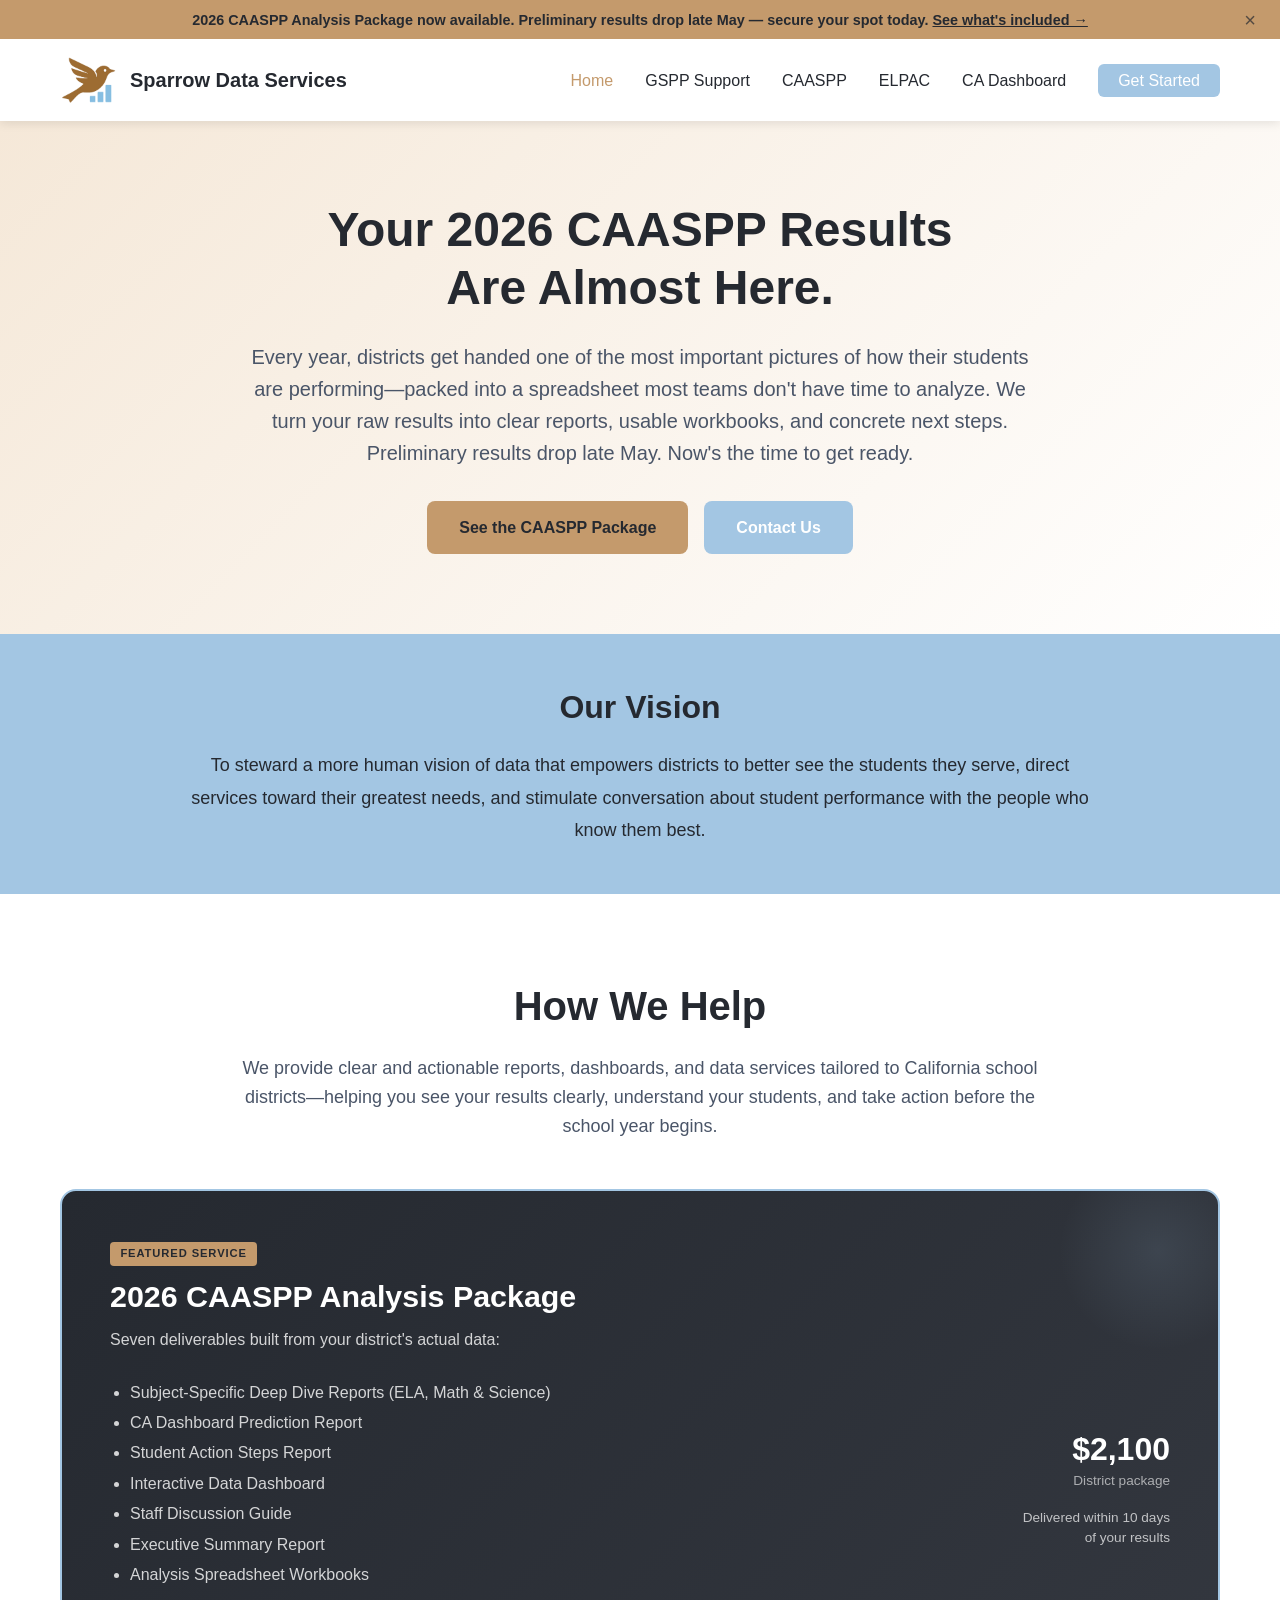
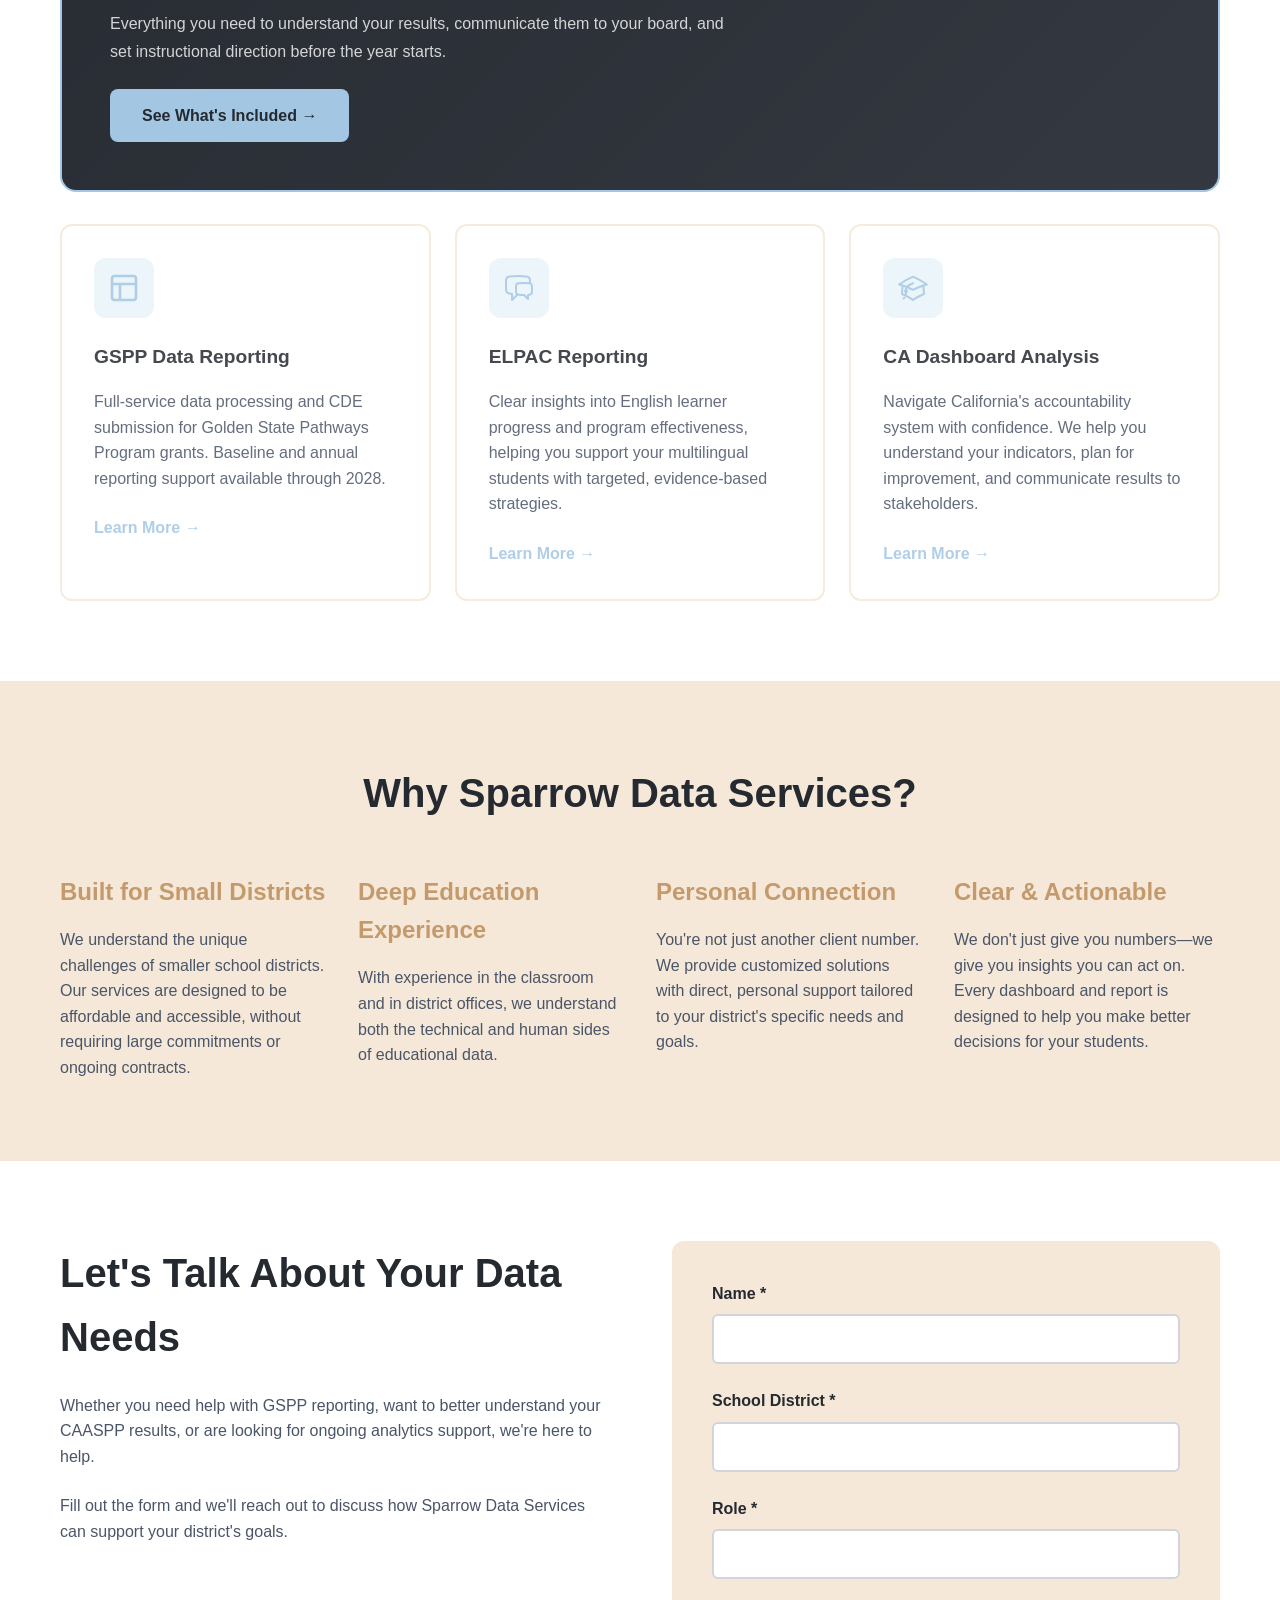
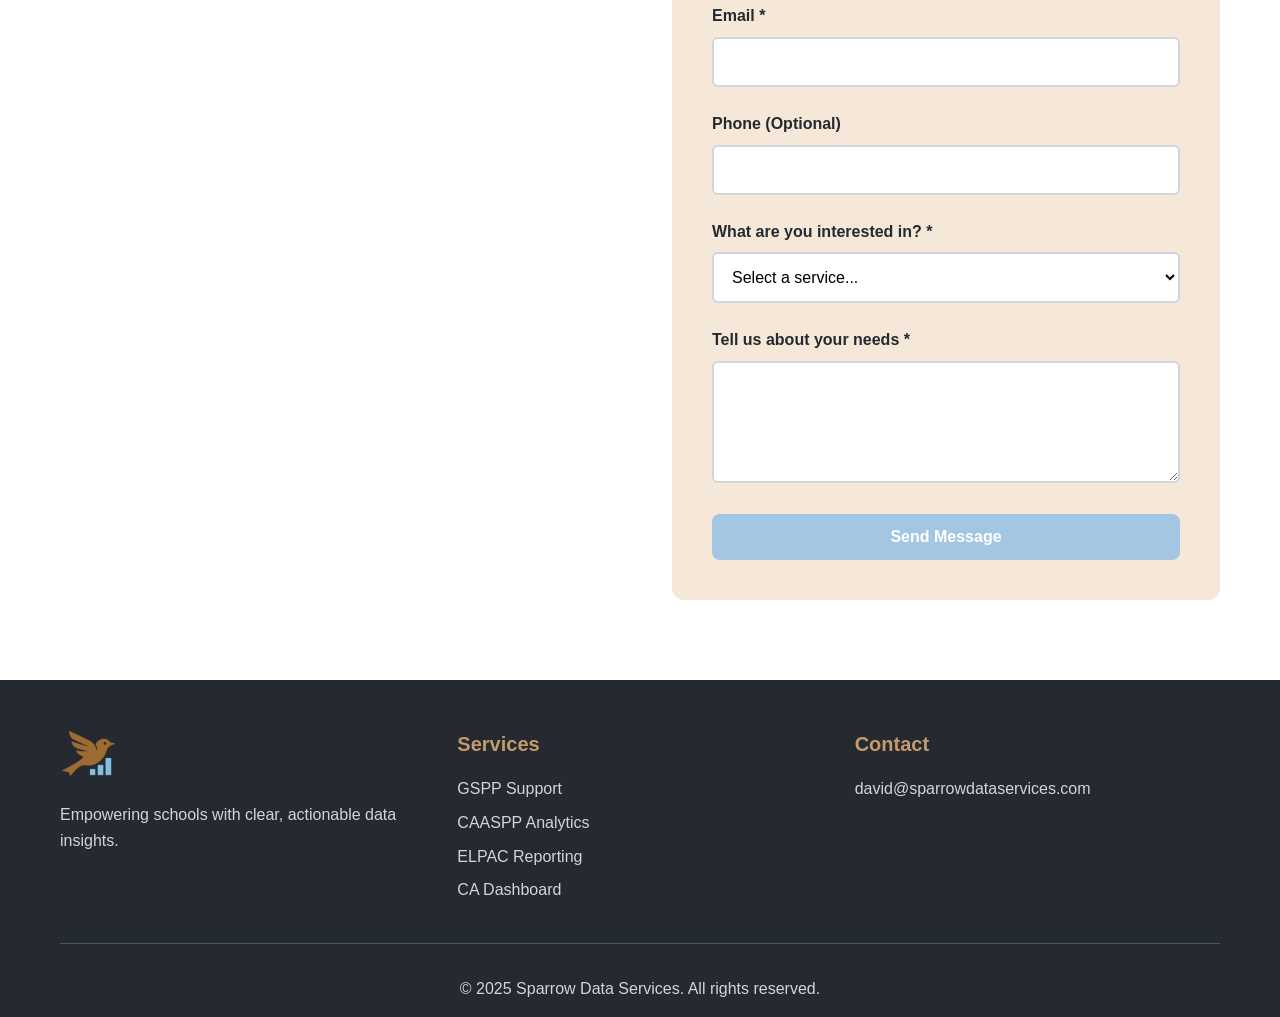
<file: index.html>
<!DOCTYPE html>
<html lang="en">
<head>
    <meta charset="UTF-8">
    <meta name="viewport" content="width=device-width, initial-scale=1.0">
    <title>Sparrow Data Services | Clear, Actionable Data Solutions for Schools</title>
    <meta name="description" content="Empowering California school districts with clear, actionable dashboards and reports for CAASPP, ELPAC, CA Dashboard, and more.">
    <link rel="icon" type="image/png" href="images/SDS_logo_transparent.png">
    <!-- Google tag (gtag.js) -->
    <script async src="https://www.googletagmanager.com/gtag/js?id=G-5SXX5XPLB7"></script>
    <script>
      window.dataLayer = window.dataLayer || [];
      function gtag(){dataLayer.push(arguments);}
      gtag('js', new Date());
      gtag('config', 'G-5SXX5XPLB7');
    </script>
    <link rel="stylesheet" href="styles.css">
    <style>
        /* ── Announcement Banner ── */
        #announcement-banner {
            background-color: var(--color-secondary);
            color: var(--color-dark);
            text-align: center;
            padding: 0.6rem 3rem;
            font-size: 0.9rem;
            font-weight: 600;
            position: sticky;
            top: 0;
            z-index: 1100;
            line-height: 1.4;
        }
        #announcement-banner a {
            color: var(--color-dark);
            text-decoration: underline;
            font-weight: 700;
        }
        #announcement-banner a:hover {
            opacity: 0.75;
        }
        #banner-close {
            position: absolute;
            right: 1rem;
            top: 50%;
            transform: translateY(-50%);
            background: none;
            border: none;
            font-size: 1.25rem;
            cursor: pointer;
            color: var(--color-dark);
            line-height: 1;
            opacity: 0.7;
            padding: 0.25rem 0.5rem;
        }
        #banner-close:hover { opacity: 1; }

        /* ── Featured CAASPP Card ── */
        .featured-service-card {
            background: linear-gradient(135deg, var(--color-dark) 0%, #343840 100%);
            border-radius: 16px;
            padding: 3rem;
            display: grid;
            grid-template-columns: 1fr auto;
            gap: 2rem;
            align-items: center;
            margin-bottom: 2rem;
            border: 2px solid var(--color-primary);
            position: relative;
            overflow: hidden;
        }
        .featured-service-card::before {
            content: '';
            position: absolute;
            top: -40px;
            right: -40px;
            width: 200px;
            height: 200px;
            background: radial-gradient(circle, rgba(163,198,227,0.12) 0%, transparent 70%);
            pointer-events: none;
        }
        .featured-badge {
            display: inline-block;
            background-color: var(--color-secondary);
            color: var(--color-dark);
            font-size: 0.7rem;
            font-weight: 700;
            letter-spacing: 0.08em;
            text-transform: uppercase;
            padding: 0.2rem 0.65rem;
            border-radius: 4px;
            margin-bottom: 0.75rem;
        }
        .featured-service-card h3 {
            font-size: 1.9rem;
            color: var(--color-white);
            margin-bottom: 0.75rem;
            line-height: 1.2;
        }
        .featured-service-card p {
            color: rgba(255,255,255,0.8);
            line-height: 1.7;
            margin-bottom: 1.5rem;
            max-width: 620px;
        }
        .featured-service-card .btn-primary {
            background-color: var(--color-primary);
            color: var(--color-dark);
            font-weight: 700;
        }
        .featured-service-card .btn-primary:hover {
            background-color: #8BB4D6;
        }
        .featured-service-meta {
            text-align: right;
            flex-shrink: 0;
        }
        .featured-service-meta .price {
            font-size: 2rem;
            font-weight: 700;
            color: var(--color-white);
            line-height: 1;
        }
        .featured-service-meta .price-note {
            color: rgba(255,255,255,0.6);
            font-size: 0.85rem;
            margin-top: 0.35rem;
        }
        .featured-service-meta .turnaround {
            margin-top: 1rem;
            color: rgba(255,255,255,0.7);
            font-size: 0.85rem;
            line-height: 1.5;
        }

        /* ── Supporting services row ── */
        .supporting-services-grid {
            display: grid;
            grid-template-columns: repeat(3, 1fr);
            gap: 1.5rem;
        }
        .supporting-services-grid .service-card {
            opacity: 0.85;
        }
        .supporting-services-grid .service-card h3 {
            font-size: 1.2rem;
        }

        @media (max-width: 900px) {
            .featured-service-card {
                grid-template-columns: 1fr;
            }
            .featured-service-meta {
                text-align: left;
            }
        }
        @media (max-width: 768px) {
            .supporting-services-grid {
                grid-template-columns: 1fr;
            }
            #announcement-banner {
                font-size: 0.8rem;
                padding: 0.6rem 2.5rem;
            }
        }
    </style>
</head>
<body>

    <!-- Announcement Banner -->
    <div id="announcement-banner" role="alert">
        2026 CAASPP Analysis Package now available. Preliminary results drop late May &mdash; secure your spot today.
        <a href="caaspp.html" data-cta="banner-caaspp-link">See what's included &rarr;</a>
        <button id="banner-close" aria-label="Dismiss announcement">&times;</button>
    </div>

    <!-- Navigation -->
    <nav class="navbar">
        <div class="container">
            <div class="nav-wrapper">
                <a href="index.html" class="logo">
                    <img src="images/SDS_logo_transparent.png" alt="Sparrow Data Services Logo">
                    <span>Sparrow Data Services</span>
                </a>
                <button class="mobile-menu-toggle" aria-label="Toggle menu">
                    <span></span>
                    <span></span>
                    <span></span>
                </button>
                <ul class="nav-menu">
                    <li><a href="index.html" class="active">Home</a></li>
                    <li><a href="gspp.html">GSPP Support</a></li>
                    <li><a href="caaspp.html">CAASPP</a></li>
                    <li><a href="elpac.html">ELPAC</a></li>
                    <li><a href="ca-dashboard.html">CA Dashboard</a></li>
                    <li><a href="#contact" class="btn-nav">Get Started</a></li>
                </ul>
            </div>
        </div>
    </nav>

    <!-- Hero Section -->
    <section class="hero">
        <div class="container">
            <div class="hero-content">
                <h1>Your 2026 CAASPP Results<br>Are Almost Here.</h1>
                <p class="hero-subtitle">Every year, districts get handed one of the most important pictures of how their students are performing&mdash;packed into a spreadsheet most teams don't have time to analyze. We turn your raw results into clear reports, usable workbooks, and concrete next steps. Preliminary results drop late May. Now's the time to get ready.</p>
                <div class="hero-buttons">
                    <a href="caaspp.html" class="btn btn-secondary" data-cta="hero-caaspp-package">See the CAASPP Package</a>
                    <a href="#contact" class="btn btn-primary" data-cta="hero-contact">Contact Us</a>
                </div>
            </div>
        </div>
    </section>

    <!-- Vision Section -->
    <section class="vision">
        <div class="container">
            <div class="vision-content">
                <h2>Our Vision</h2>
                <p>To steward a more human vision of data that empowers districts to better see the students they serve, direct services toward their greatest needs, and stimulate conversation about student performance with the people who know them best.</p>
            </div>
        </div>
    </section>

    <!-- Services Overview -->
    <section class="services">
        <div class="container">
            <h2>How We Help</h2>
            <p class="section-subtitle">We provide clear and actionable reports, dashboards, and data services tailored to California school districts&mdash;helping you see your results clearly, understand your students, and take action before the school year begins.</p>

            <!-- Featured: CAASPP -->
            <div class="featured-service-card" style="margin-top: 3rem;">
                <div>
                    <span class="featured-badge">Featured Service</span>
                    <h3>2026 CAASPP Analysis Package</h3>
                    <p>Seven deliverables built from your district's actual data:</p>
                    <ul style="color: rgba(255,255,255,0.8); line-height: 1.9; margin: 0.75rem 0 1.25rem 1.25rem;">
                        <li>Subject-Specific Deep Dive Reports (ELA, Math &amp; Science)</li>
                        <li>CA Dashboard Prediction Report</li>
                        <li>Student Action Steps Report</li>
                        <li>Interactive Data Dashboard</li>
                        <li>Staff Discussion Guide</li>
                        <li>Executive Summary Report</li>
                        <li>Analysis Spreadsheet Workbooks</li>
                    </ul>
                    <p>Everything you need to understand your results, communicate them to your board, and set instructional direction before the year starts.</p>
                    <a href="caaspp.html" class="btn btn-primary" data-cta="services-caaspp-featured">See What's Included &rarr;</a>
                </div>
                <div class="featured-service-meta">
                    <div class="price">$2,100</div>
                    <div class="price-note">District package</div>
                    <div class="turnaround">Delivered within 10 days<br>of your results</div>
                </div>
            </div>

            <!-- Supporting services -->
            <div class="supporting-services-grid">
                <div class="service-card">
                    <div class="service-icon">
                        <svg xmlns="http://www.w3.org/2000/svg" viewBox="0 0 24 24" fill="none" stroke="currentColor" stroke-width="2">
                            <rect x="3" y="3" width="18" height="18" rx="2"/>
                            <path d="M3 9h18M9 21V9"/>
                        </svg>
                    </div>
                    <h3>GSPP Data Reporting</h3>
                    <p>Full-service data processing and CDE submission for Golden State Pathways Program grants. Baseline and annual reporting support available through 2028.</p>
                    <a href="gspp.html" class="service-link" data-cta="services-gspp-link">Learn More &rarr;</a>
                </div>

                <div class="service-card">
                    <div class="service-icon">
                        <svg xmlns="http://www.w3.org/2000/svg" fill="none" viewBox="0 0 24 24" stroke-width="1.5" stroke="currentColor">
                            <path stroke-linecap="round" stroke-linejoin="round" d="M20.25 8.511c.884.284 1.5 1.128 1.5 2.097v4.286c0 1.136-.847 2.1-1.98 2.193-.34.027-.68.052-1.02.072v3.091l-3-3c-1.354 0-2.694-.055-4.02-.163a2.115 2.115 0 0 1-.825-.242m9.345-8.334a2.126 2.126 0 0 0-.476-.095 48.64 48.64 0 0 0-8.048 0c-1.131.094-1.976 1.057-1.976 2.192v4.286c0 .837.46 1.58 1.155 1.951m9.345-8.334V6.637c0-1.621-1.152-3.026-2.76-3.235A48.455 48.455 0 0 0 11.25 3c-2.115 0-4.198.137-6.24.402-1.608.209-2.76 1.614-2.76 3.235v6.226c0 1.621 1.152 3.026 2.76 3.235.577.075 1.157.14 1.74.194V21l4.155-4.155" />
                        </svg>
                    </div>
                    <h3>ELPAC Reporting</h3>
                    <p>Clear insights into English learner progress and program effectiveness, helping you support your multilingual students with targeted, evidence-based strategies.</p>
                    <a href="elpac.html" class="service-link" data-cta="services-elpac-link">Learn More &rarr;</a>
                </div>

                <div class="service-card">
                    <div class="service-icon">
                        <svg xmlns="http://www.w3.org/2000/svg" fill="none" viewBox="0 0 24 24" stroke-width="1.5" stroke="currentColor">
                            <path stroke-linecap="round" stroke-linejoin="round" d="M4.26 10.147a60.438 60.438 0 0 0-.491 6.347A48.62 48.62 0 0 1 12 20.904a48.62 48.62 0 0 1 8.232-4.41 60.46 60.46 0 0 0-.491-6.347m-15.482 0a50.636 50.636 0 0 0-2.658-.813A59.906 59.906 0 0 1 12 3.493a59.903 59.903 0 0 1 10.399 5.84c-.896.248-1.783.52-2.658.814m-15.482 0A50.717 50.717 0 0 1 12 13.489a50.702 50.702 0 0 1 7.74-3.342M6.75 15a.75.75 0 1 0 0-1.5.75.75 0 0 0 0 1.5Zm0 0v-3.675A55.378 55.378 0 0 1 12 8.443m-7.007 11.55A5.981 5.981 0 0 0 6.75 15.75v-1.5" />
                        </svg>
                    </div>
                    <h3>CA Dashboard Analysis</h3>
                    <p>Navigate California's accountability system with confidence. We help you understand your indicators, plan for improvement, and communicate results to stakeholders.</p>
                    <a href="ca-dashboard.html" class="service-link" data-cta="services-cadashboard-link">Learn More &rarr;</a>
                </div>
            </div>
        </div>
    </section>

    <!-- Why Choose Us -->
    <section class="why-choose">
        <div class="container">
            <h2>Why Sparrow Data Services?</h2>
            <div class="why-grid">
                <div class="why-item">
                    <h3>Built for Small Districts</h3>
                    <p>We understand the unique challenges of smaller school districts. Our services are designed to be affordable and accessible, without requiring large commitments or ongoing contracts.</p>
                </div>
                <div class="why-item">
                    <h3>Deep Education Experience</h3>
                    <p>With experience in the classroom and in district offices, we understand both the technical and human sides of educational data.</p>
                </div>
                <div class="why-item">
                    <h3>Personal Connection</h3>
                    <p>You're not just another client number. We provide customized solutions with direct, personal support tailored to your district's specific needs and goals.</p>
                </div>
                <div class="why-item">
                    <h3>Clear &amp; Actionable</h3>
                    <p>We don't just give you numbers&mdash;we give you insights you can act on. Every dashboard and report is designed to help you make better decisions for your students.</p>
                </div>
            </div>
        </div>
    </section>

    <!-- Contact Section -->
    <section id="contact" class="contact">
        <div class="container">
            <div class="contact-wrapper">
                <div class="contact-info">
                    <h2>Let's Talk About Your Data Needs</h2>
                    <p>Whether you need help with GSPP reporting, want to better understand your CAASPP results, or are looking for ongoing analytics support, we're here to help.</p>
                    <p>Fill out the form and we'll reach out to discuss how Sparrow Data Services can support your district's goals.</p>

                </div>

                <div class="contact-form-wrapper">
                    <form class="contact-form" id="contactForm">
                        <div class="form-group">
                            <label for="name">Name *</label>
                            <input type="text" id="name" name="name" required>
                        </div>

                        <div class="form-group">
                            <label for="district">School District *</label>
                            <input type="text" id="district" name="district" required>
                        </div>

                        <div class="form-group">
                            <label for="role">Role *</label>
                            <input type="text" id="role" name="role" required>
                        </div>

                        <div class="form-group">
                            <label for="email">Email *</label>
                            <input type="email" id="email" name="email" required>
                        </div>

                        <div class="form-group">
                            <label for="phone">Phone (Optional)</label>
                            <input type="tel" id="phone" name="phone">
                        </div>

                        <div class="form-group">
                            <label for="service">What are you interested in? *</label>
                            <select id="service" name="service" required>
                                <option value="">Select a service...</option>
                                <option value="gspp">GSPP Data Processing & Reporting</option>
                                <option value="caaspp">CAASPP Analytics & Dashboards</option>
                                <option value="elpac">ELPAC Reporting</option>
                                <option value="ca-dashboard">CA Dashboard Analysis</option>
                                <option value="other">Other / Not Sure</option>
                            </select>
                        </div>

                        <div class="form-group">
                            <label for="message">Tell us about your needs *</label>
                            <textarea id="message" name="message" rows="5" required></textarea>
                        </div>

                        <button type="submit" class="btn btn-primary">Send Message</button>
                    </form>
                </div>
            </div>
        </div>
    </section>

    <!-- Footer -->
    <footer class="footer">
        <div class="container">
            <div class="footer-content">
                <div class="footer-section">
                    <img src="images/SDS_logo_transparent.png" alt="Sparrow Data Services" class="footer-logo">
                    <p>Empowering schools with clear, actionable data insights.</p>
                </div>
                <div class="footer-section">
                    <h4>Services</h4>
                    <ul>
                        <li><a href="gspp.html">GSPP Support</a></li>
                        <li><a href="caaspp.html">CAASPP Analytics</a></li>
                        <li><a href="elpac.html">ELPAC Reporting</a></li>
                        <li><a href="ca-dashboard.html">CA Dashboard</a></li>
                    </ul>
                </div>
                <div class="footer-section">

                    <h4>Contact</h4>
                    <p>david@sparrowdataservices.com</p>
                </div>
            </div>
            <div class="footer-bottom">
                <p>&copy; 2025 Sparrow Data Services. All rights reserved.</p>
            </div>
        </div>
    </footer>

    <script src="script.js"></script>
    <script>
        // Banner dismiss
        document.getElementById('banner-close').addEventListener('click', function() {
            document.getElementById('announcement-banner').style.display = 'none';
            sessionStorage.setItem('bannerDismissed', 'true');
        });
        // Keep dismissed state within session
        if (sessionStorage.getItem('bannerDismissed') === 'true') {
            document.getElementById('announcement-banner').style.display = 'none';
        }

        // GA4 CTA click tracking
        document.querySelectorAll('[data-cta]').forEach(el => {
            el.addEventListener('click', function() {
                if (typeof gtag !== 'undefined') {
                    gtag('event', 'cta_click', {
                        cta_id: this.dataset.cta,
                        cta_text: this.textContent.trim(),
                        page_location: window.location.href
                    });
                }
            });
        });
    </script>
</body>
</html>
</file>
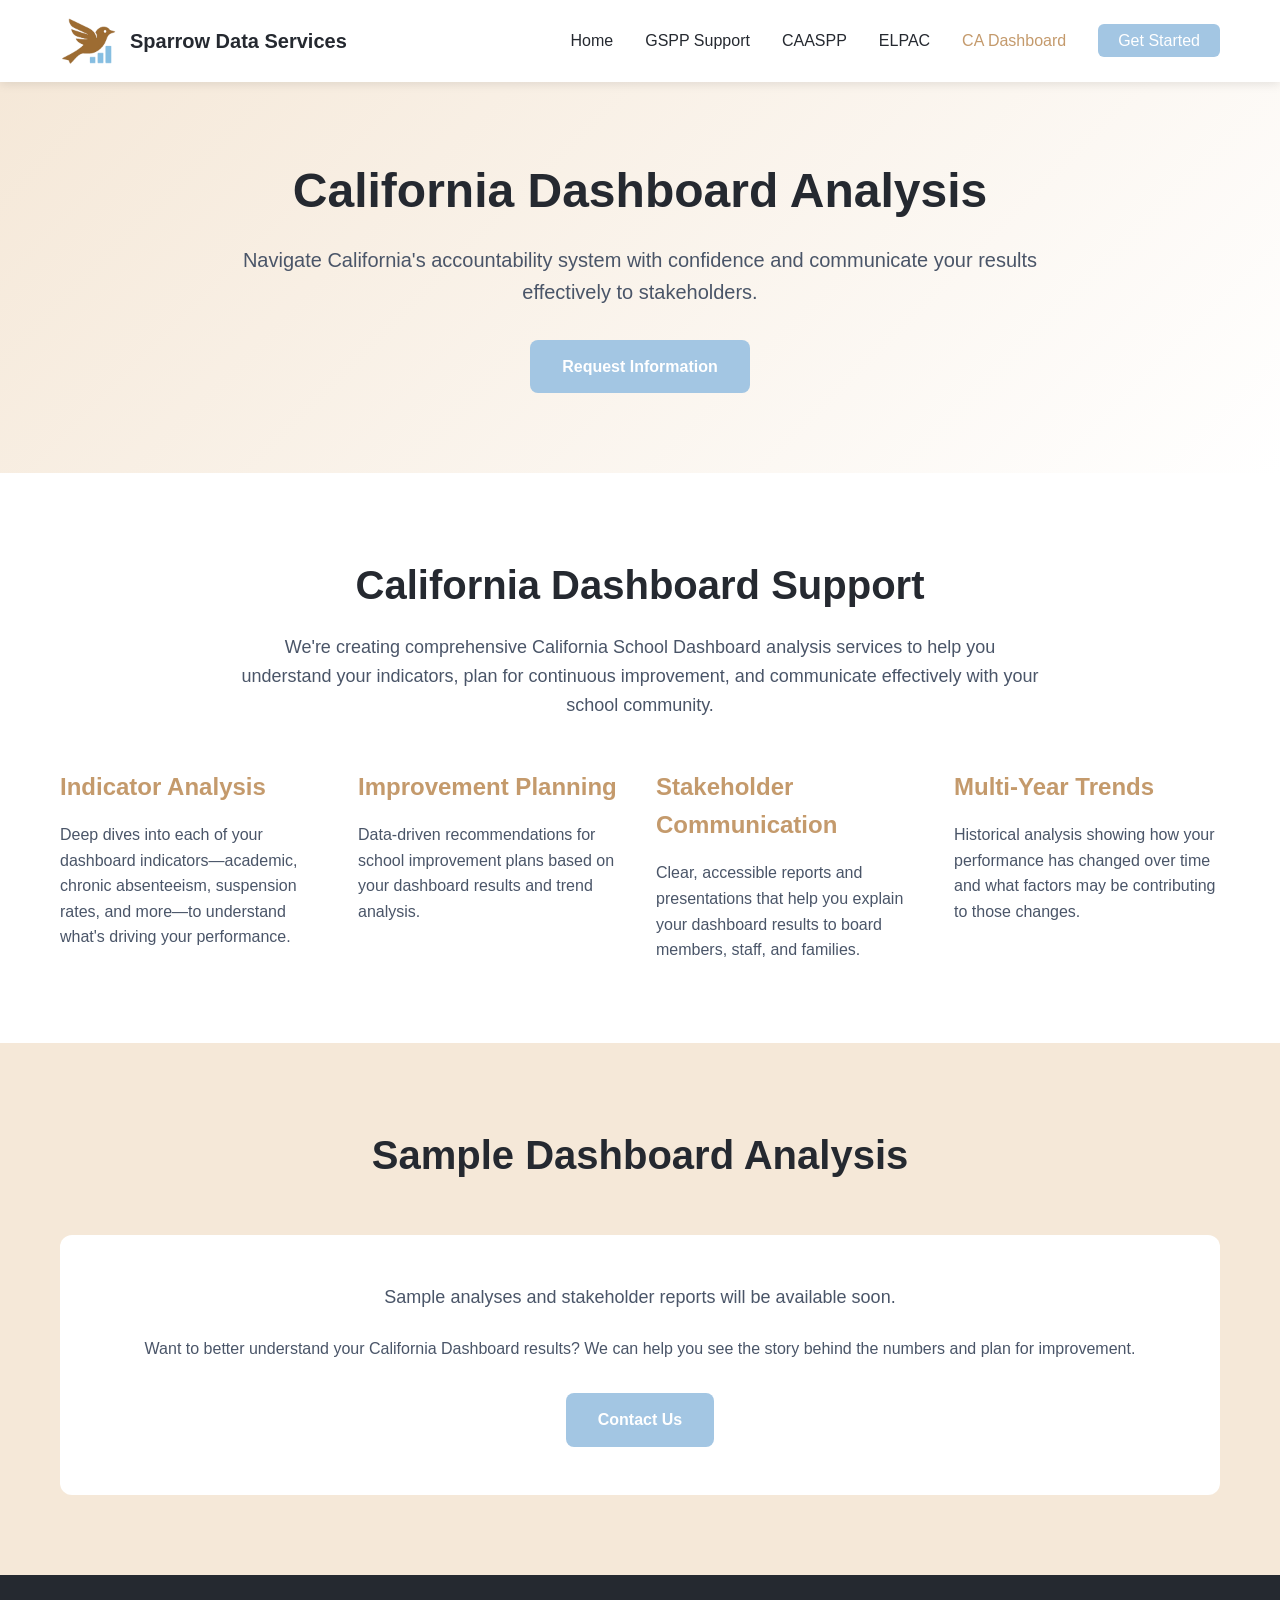
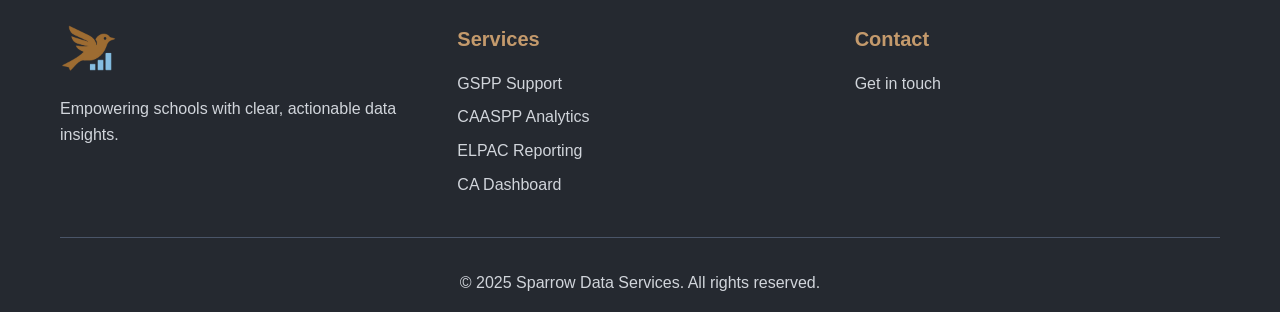
<file: ca-dashboard.html>
<!DOCTYPE html>
<html lang="en">
<head>
    <meta charset="UTF-8">
    <meta name="viewport" content="width=device-width, initial-scale=1.0">
    <title>CA Dashboard Analysis | Sparrow Data Services</title>
    <meta name="description" content="California School Dashboard analysis and reporting support for school districts.">
    <link rel="icon" type="image/png" href="images/SDS_logo_transparent.png">
    <!-- Google tag (gtag.js) -->
    <script async src="https://www.googletagmanager.com/gtag/js?id=G-5SXX5XPLB7"></script>
    <script>
      window.dataLayer = window.dataLayer || [];
      function gtag(){dataLayer.push(arguments);}
      gtag('js', new Date());
      gtag('config', 'G-5SXX5XPLB7');
    </script>
    <link rel="stylesheet" href="styles.css">
</head>
<body>
    <!-- Navigation -->
    <nav class="navbar">
        <div class="container">
            <div class="nav-wrapper">
                <a href="index.html" class="logo">
                    <img src="images/SDS_logo_transparent.png" alt="Sparrow Data Services Logo">
                    <span>Sparrow Data Services</span>
                </a>
                <button class="mobile-menu-toggle" aria-label="Toggle menu">
                    <span></span>
                    <span></span>
                    <span></span>
                </button>
                <ul class="nav-menu">
                    <li><a href="index.html">Home</a></li>
                    <li><a href="gspp.html">GSPP Support</a></li>
                    <li><a href="caaspp.html">CAASPP</a></li>
                    <li><a href="elpac.html">ELPAC</a></li>
                    <li><a href="ca-dashboard.html" class="active">CA Dashboard</a></li>
                    <li><a href="index.html#contact" class="btn-nav">Get Started</a></li>
                </ul>
            </div>
        </div>
    </nav>

    <!-- Hero Section -->
    <section class="hero">
        <div class="container">
            <div class="hero-content">
                <h1>California Dashboard Analysis</h1>
                <p class="hero-subtitle">Navigate California's accountability system with confidence and communicate your results effectively to stakeholders.</p>
                <div class="hero-buttons">
                    <a href="index.html#contact" class="btn btn-primary">Request Information</a>
                </div>
            </div>
        </div>
    </section>

    <!-- Coming Soon Section -->
    <section class="services">
        <div class="container">
            <h2>California Dashboard Support</h2>
            <p class="section-subtitle">We're creating comprehensive California School Dashboard analysis services to help you understand your indicators, plan for continuous improvement, and communicate effectively with your school community.</p>
            
            <div class="why-grid" style="margin-top: 3rem;">
                <div class="why-item">
                    <h3>Indicator Analysis</h3>
                    <p>Deep dives into each of your dashboard indicators—academic, chronic absenteeism, suspension rates, and more—to understand what's driving your performance.</p>
                </div>
                <div class="why-item">
                    <h3>Improvement Planning</h3>
                    <p>Data-driven recommendations for school improvement plans based on your dashboard results and trend analysis.</p>
                </div>
                <div class="why-item">
                    <h3>Stakeholder Communication</h3>
                    <p>Clear, accessible reports and presentations that help you explain your dashboard results to board members, staff, and families.</p>
                </div>
                <div class="why-item">
                    <h3>Multi-Year Trends</h3>
                    <p>Historical analysis showing how your performance has changed over time and what factors may be contributing to those changes.</p>
                </div>
            </div>
        </div>
    </section>

    <!-- Sample Placeholder -->
    <section class="why-choose">
        <div class="container">
            <h2>Sample Dashboard Analysis</h2>
            <div style="background-color: white; padding: 3rem; border-radius: 12px; margin-top: 2rem; text-align: center;">
                <p style="color: #4A5568; font-size: 1.125rem; margin-bottom: 1.5rem;">Sample analyses and stakeholder reports will be available soon.</p>
                <p style="color: #4A5568;">Want to better understand your California Dashboard results? We can help you see the story behind the numbers and plan for improvement.</p>
                <a href="index.html#contact" class="btn btn-primary" style="margin-top: 2rem;">Contact Us</a>
            </div>
        </div>
    </section>

    <!-- Footer -->
    <footer class="footer">
        <div class="container">
            <div class="footer-content">
                <div class="footer-section">
                    <img src="images/SDS_logo_transparent.png" alt="Sparrow Data Services" class="footer-logo">
                    <p>Empowering schools with clear, actionable data insights.</p>
                </div>
                <div class="footer-section">
                    <h4>Services</h4>
                    <ul>
                        <li><a href="gspp.html">GSPP Support</a></li>
                        <li><a href="caaspp.html">CAASPP Analytics</a></li>
                        <li><a href="elpac.html">ELPAC Reporting</a></li>
                        <li><a href="ca-dashboard.html">CA Dashboard</a></li>
                    </ul>
                </div>
                <div class="footer-section">
                    <h4>Contact</h4>
                    <p><a href="index.html#contact">Get in touch</a></p>
                </div>
            </div>
            <div class="footer-bottom">
                <p>&copy; 2025 Sparrow Data Services. All rights reserved.</p>
            </div>
        </div>
    </footer>

    <script src="script.js"></script>
</body>
</html>
</file>
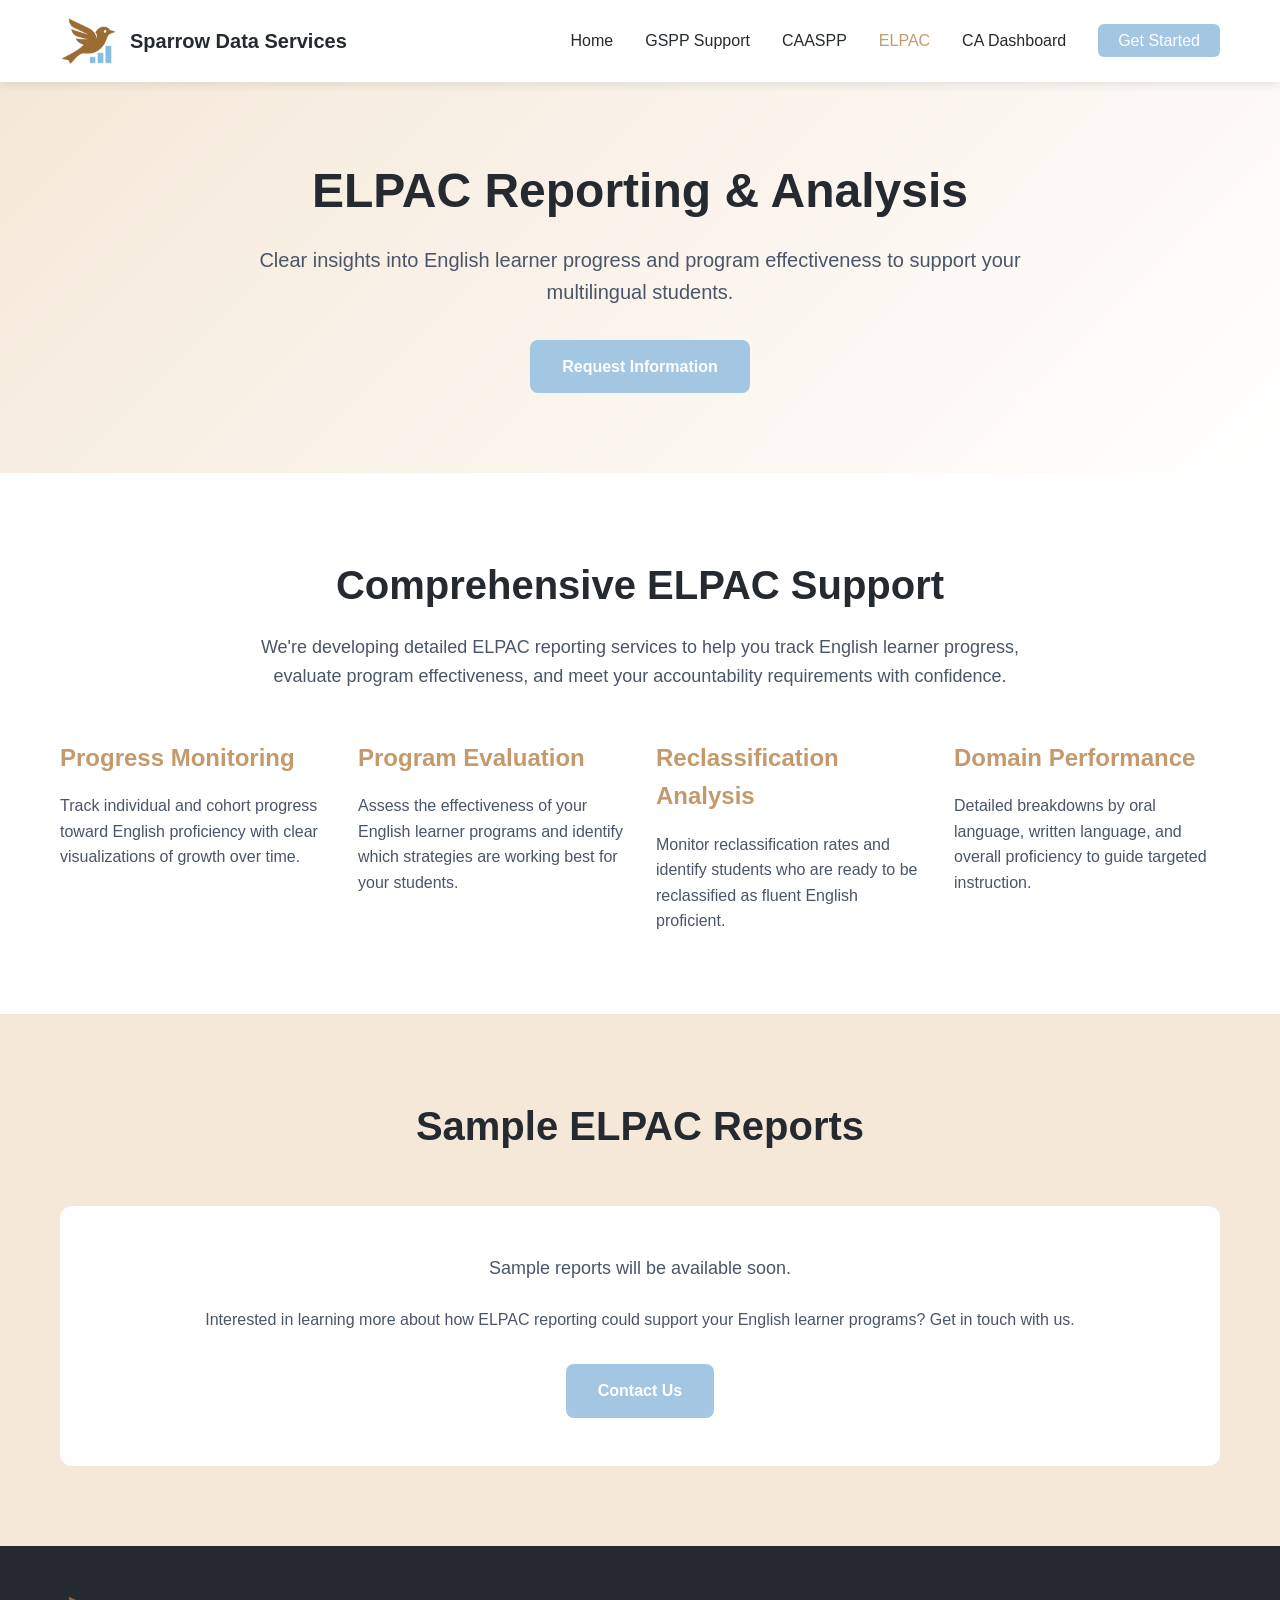
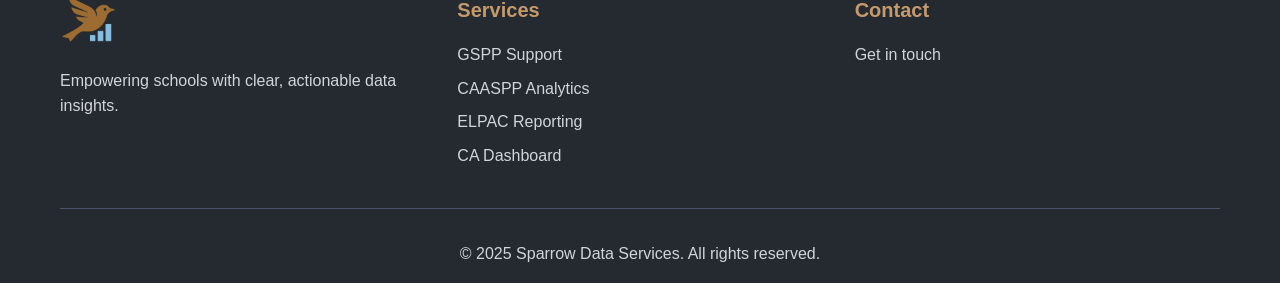
<file: elpac.html>
<!DOCTYPE html>
<html lang="en">
<head>
    <meta charset="UTF-8">
    <meta name="viewport" content="width=device-width, initial-scale=1.0">
    <title>ELPAC Reporting | Sparrow Data Services</title>
    <meta name="description" content="English Learner Progress Analysis and reporting services for California school districts.">
    <link rel="icon" type="image/png" href="images/SDS_logo_transparent.png">
    <!-- Google tag (gtag.js) -->
    <script async src="https://www.googletagmanager.com/gtag/js?id=G-5SXX5XPLB7"></script>
    <script>
      window.dataLayer = window.dataLayer || [];
      function gtag(){dataLayer.push(arguments);}
      gtag('js', new Date());
      gtag('config', 'G-5SXX5XPLB7');
    </script>
    <link rel="stylesheet" href="styles.css">
</head>
<body>
    <!-- Navigation -->
    <nav class="navbar">
        <div class="container">
            <div class="nav-wrapper">
                <a href="index.html" class="logo">
                    <img src="images/SDS_logo_transparent.png" alt="Sparrow Data Services Logo">
                    <span>Sparrow Data Services</span>
                </a>
                <button class="mobile-menu-toggle" aria-label="Toggle menu">
                    <span></span>
                    <span></span>
                    <span></span>
                </button>
                <ul class="nav-menu">
                    <li><a href="index.html">Home</a></li>
                    <li><a href="gspp.html">GSPP Support</a></li>
                    <li><a href="caaspp.html">CAASPP</a></li>
                    <li><a href="elpac.html" class="active">ELPAC</a></li>
                    <li><a href="ca-dashboard.html">CA Dashboard</a></li>
                    <li><a href="index.html#contact" class="btn-nav">Get Started</a></li>
                </ul>
            </div>
        </div>
    </nav>

    <!-- Hero Section -->
    <section class="hero">
        <div class="container">
            <div class="hero-content">
                <h1>ELPAC Reporting & Analysis</h1>
                <p class="hero-subtitle">Clear insights into English learner progress and program effectiveness to support your multilingual students.</p>
                <div class="hero-buttons">
                    <a href="index.html#contact" class="btn btn-primary">Request Information</a>
                </div>
            </div>
        </div>
    </section>

    <!-- Coming Soon Section -->
    <section class="services">
        <div class="container">
            <h2>Comprehensive ELPAC Support</h2>
            <p class="section-subtitle">We're developing detailed ELPAC reporting services to help you track English learner progress, evaluate program effectiveness, and meet your accountability requirements with confidence.</p>
            
            <div class="why-grid" style="margin-top: 3rem;">
                <div class="why-item">
                    <h3>Progress Monitoring</h3>
                    <p>Track individual and cohort progress toward English proficiency with clear visualizations of growth over time.</p>
                </div>
                <div class="why-item">
                    <h3>Program Evaluation</h3>
                    <p>Assess the effectiveness of your English learner programs and identify which strategies are working best for your students.</p>
                </div>
                <div class="why-item">
                    <h3>Reclassification Analysis</h3>
                    <p>Monitor reclassification rates and identify students who are ready to be reclassified as fluent English proficient.</p>
                </div>
                <div class="why-item">
                    <h3>Domain Performance</h3>
                    <p>Detailed breakdowns by oral language, written language, and overall proficiency to guide targeted instruction.</p>
                </div>
            </div>
        </div>
    </section>

    <!-- Sample Placeholder -->
    <section class="why-choose">
        <div class="container">
            <h2>Sample ELPAC Reports</h2>
            <div style="background-color: white; padding: 3rem; border-radius: 12px; margin-top: 2rem; text-align: center;">
                <p style="color: #4A5568; font-size: 1.125rem; margin-bottom: 1.5rem;">Sample reports will be available soon.</p>
                <p style="color: #4A5568;">Interested in learning more about how ELPAC reporting could support your English learner programs? Get in touch with us.</p>
                <a href="index.html#contact" class="btn btn-primary" style="margin-top: 2rem;">Contact Us</a>
            </div>
        </div>
    </section>

    <!-- Footer -->
    <footer class="footer">
        <div class="container">
            <div class="footer-content">
                <div class="footer-section">
                    <img src="images/SDS_logo_transparent.png" alt="Sparrow Data Services" class="footer-logo">
                    <p>Empowering schools with clear, actionable data insights.</p>
                </div>
                <div class="footer-section">
                    <h4>Services</h4>
                    <ul>
                        <li><a href="gspp.html">GSPP Support</a></li>
                        <li><a href="caaspp.html">CAASPP Analytics</a></li>
                        <li><a href="elpac.html">ELPAC Reporting</a></li>
                        <li><a href="ca-dashboard.html">CA Dashboard</a></li>
                    </ul>
                </div>
                <div class="footer-section">
                    <h4>Contact</h4>
                    <p><a href="index.html#contact">Get in touch</a></p>
                </div>
            </div>
            <div class="footer-bottom">
                <p>&copy; 2025 Sparrow Data Services. All rights reserved.</p>
            </div>
        </div>
    </footer>

    <script src="script.js"></script>
</body>
</html>
</file>
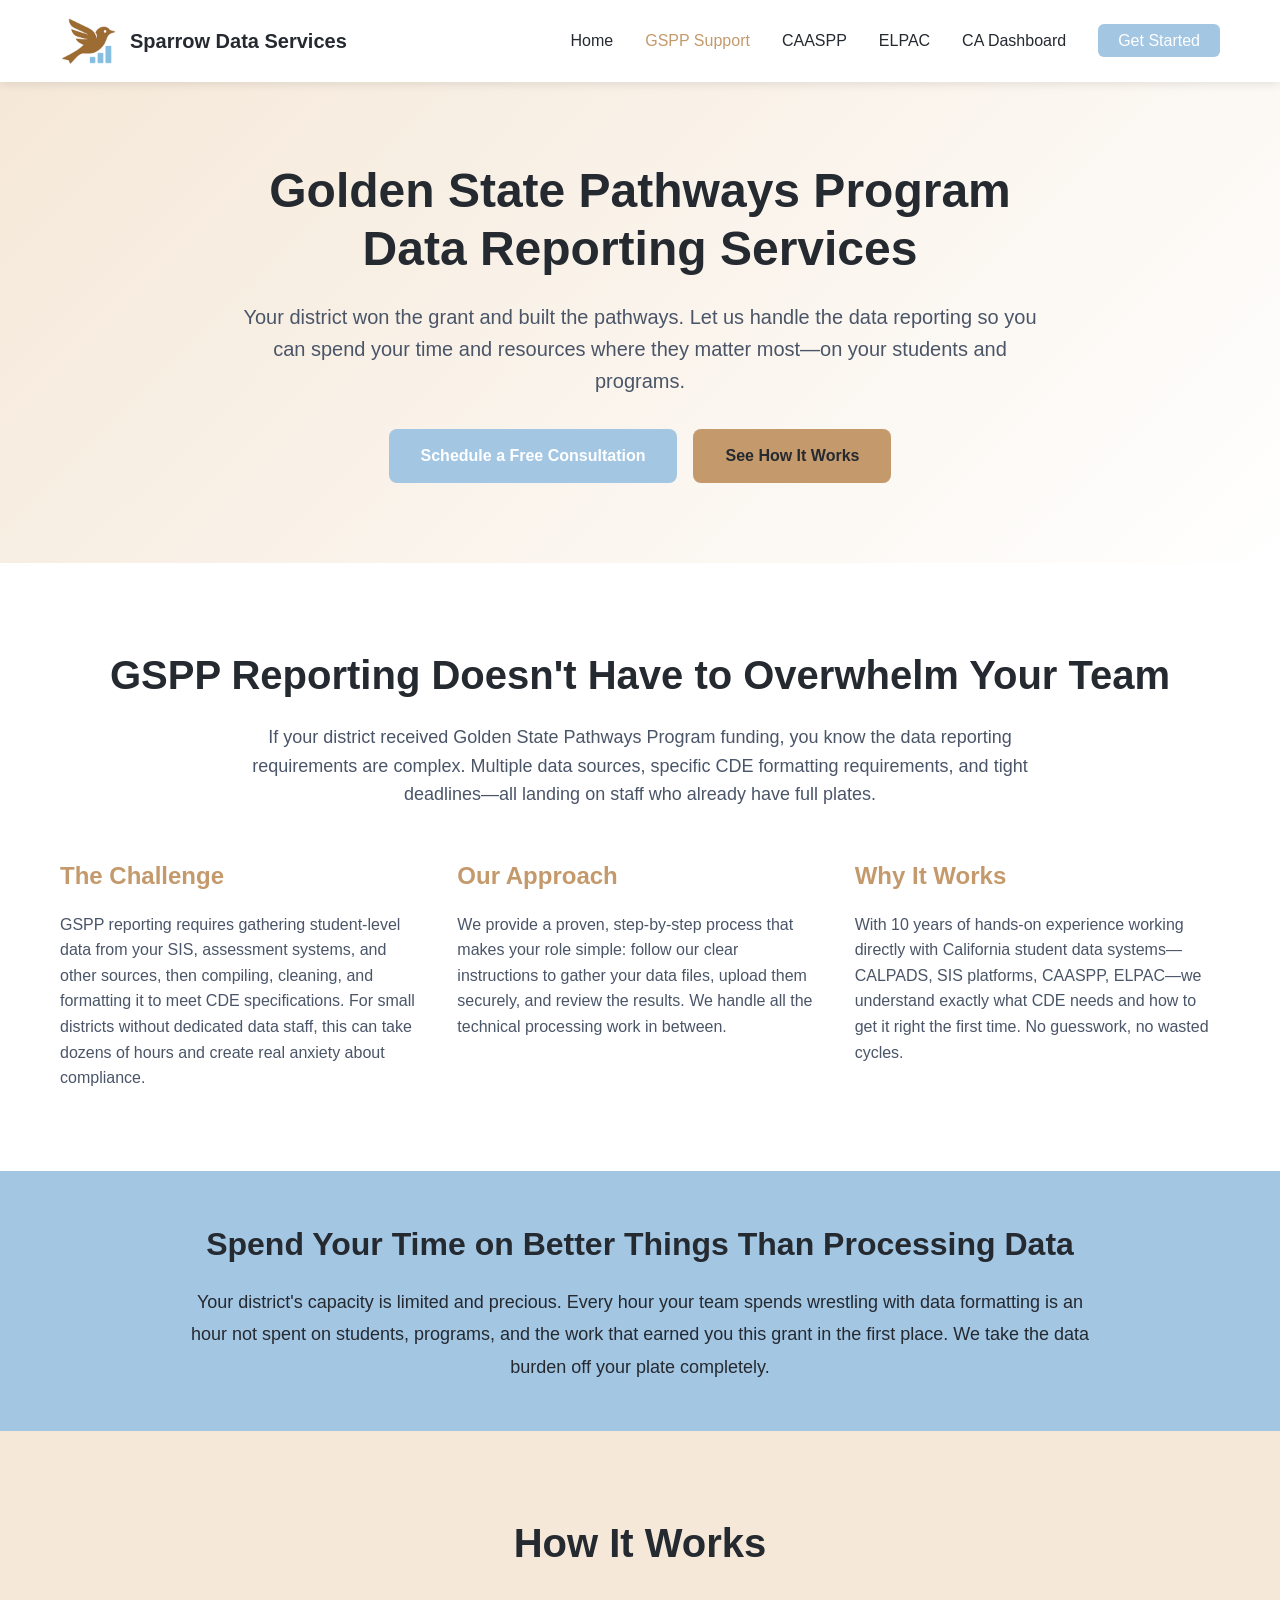
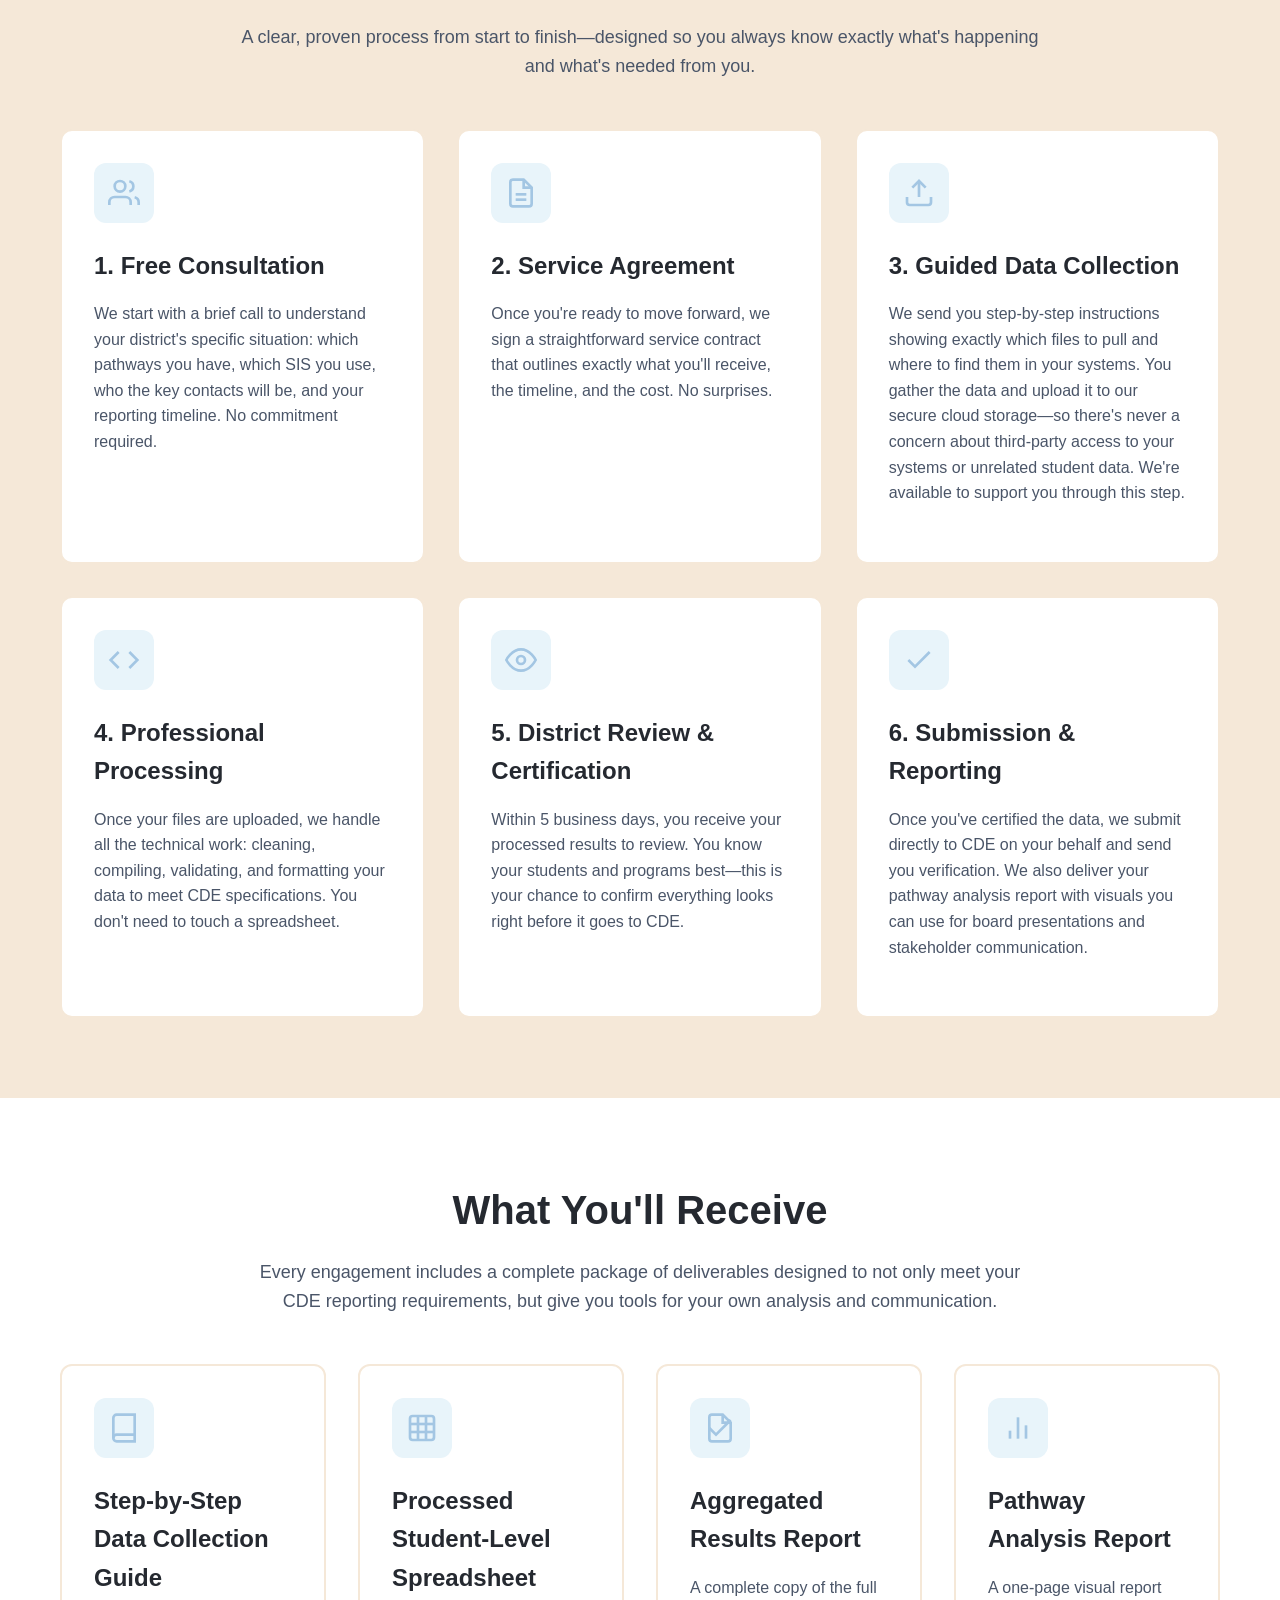
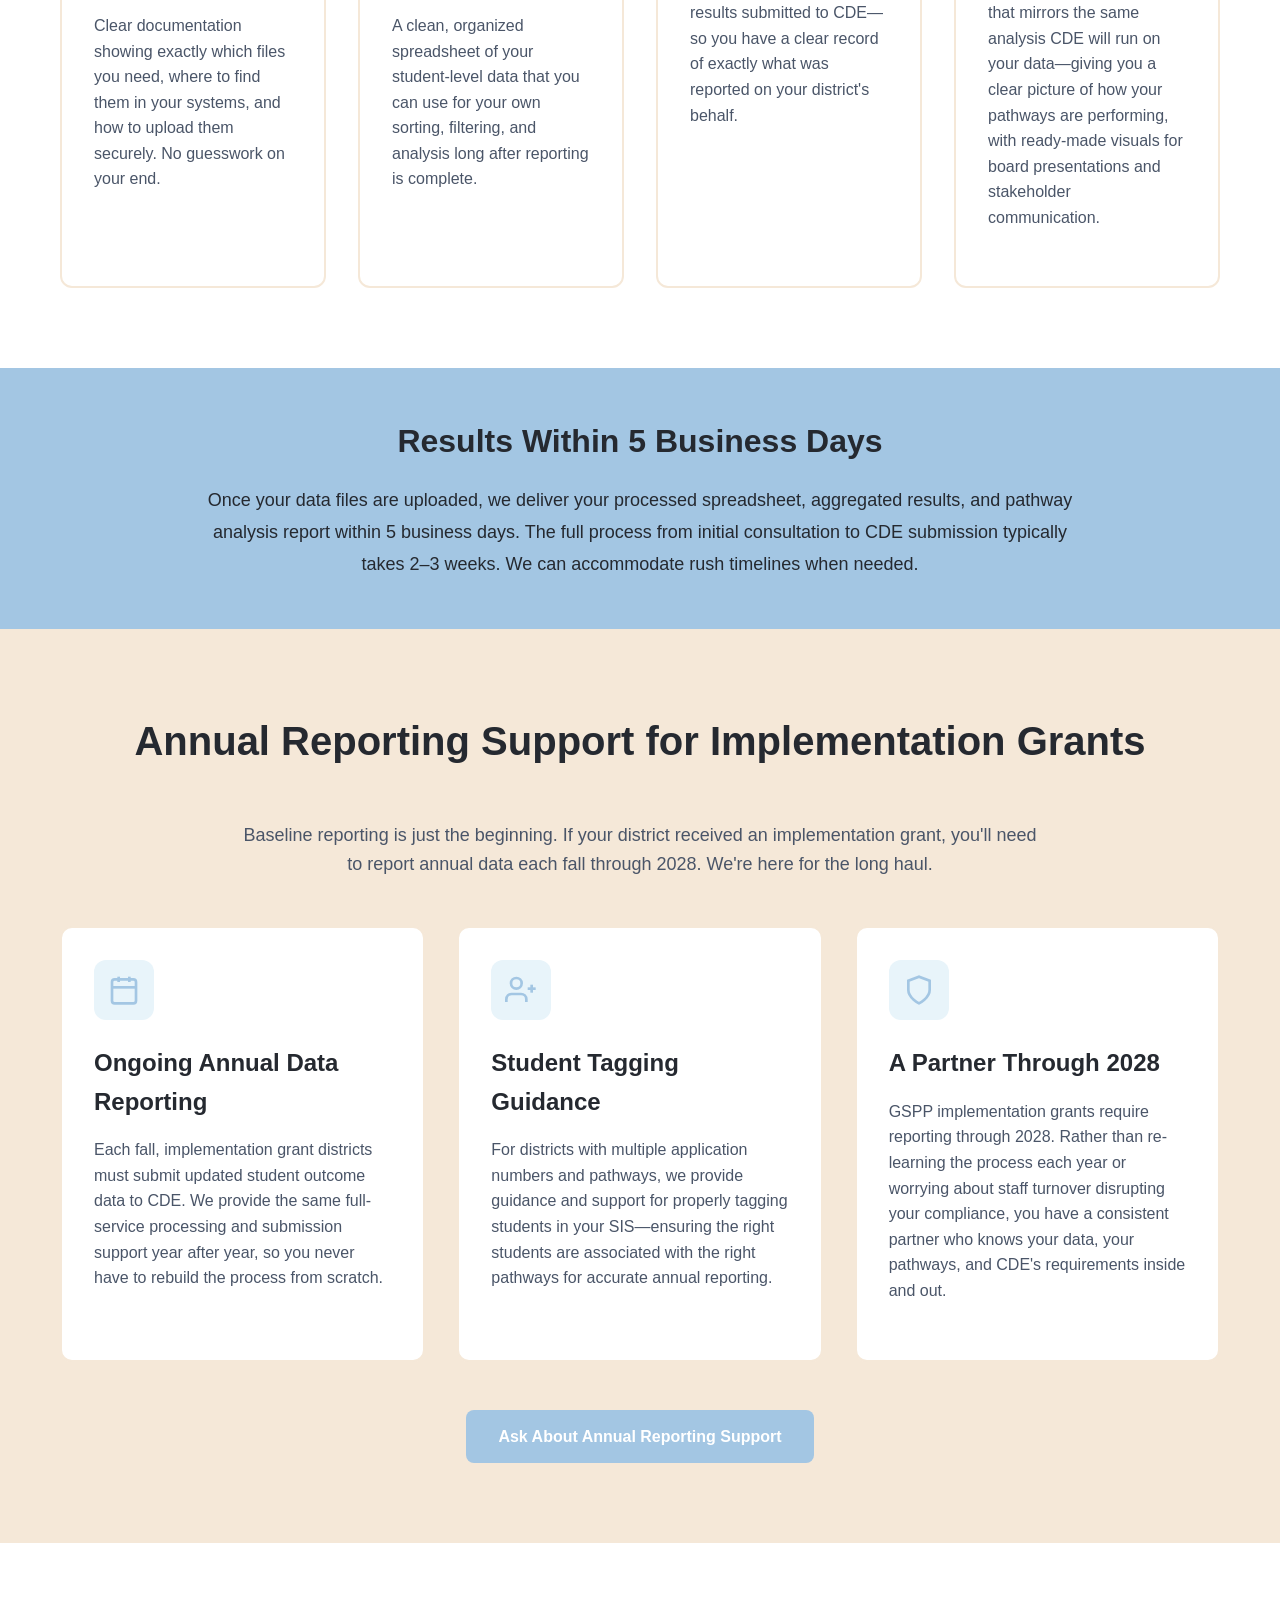
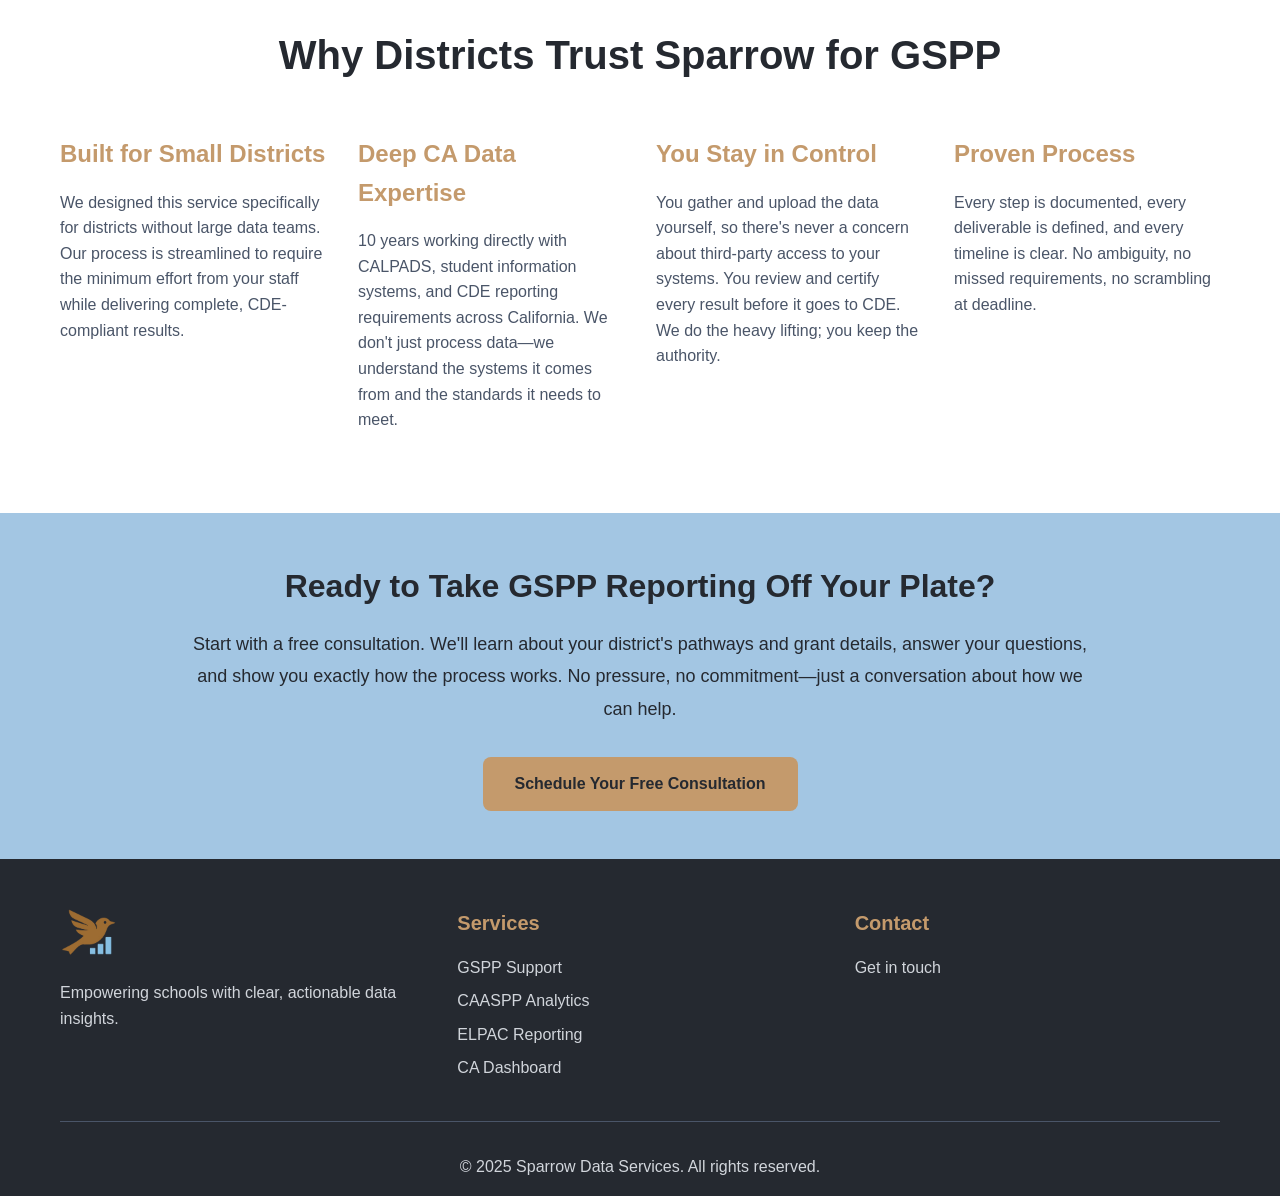
<file: gspp.html>
<!DOCTYPE html>
<html lang="en">
<head>
    <meta charset="UTF-8">
    <meta name="viewport" content="width=device-width, initial-scale=1.0">
    <title>GSPP Data Support | Sparrow Data Services</title>
    <meta name="description" content="Expert Golden State Pathways Program data processing and reporting support for California school districts. Full-service GSPP baseline and annual reporting.">
    <link rel="icon" type="image/png" href="images/SDS_logo_transparent.png">
    <!-- Google tag (gtag.js) -->
    <script async src="https://www.googletagmanager.com/gtag/js?id=G-5SXX5XPLB7"></script>
    <script>
      window.dataLayer = window.dataLayer || [];
      function gtag(){dataLayer.push(arguments);}
      gtag('js', new Date());
      gtag('config', 'G-5SXX5XPLB7');
    </script>
    <link rel="stylesheet" href="styles.css">
    <style>
        .deliverables-grid {
            grid-template-columns: repeat(4, 1fr) !important;
        }
        @media (max-width: 1024px) {
            .deliverables-grid {
                grid-template-columns: repeat(2, 1fr) !important;
            }
        }
        @media (max-width: 768px) {
            .deliverables-grid {
                grid-template-columns: 1fr !important;
            }
        }
    </style>
</head>
<body>
    <!-- Navigation -->
    <nav class="navbar">
        <div class="container">
            <div class="nav-wrapper">
                <a href="index.html" class="logo">
                    <img src="images/SDS_logo_transparent.png" alt="Sparrow Data Services Logo">
                    <span>Sparrow Data Services</span>
                </a>
                <button class="mobile-menu-toggle" aria-label="Toggle menu">
                    <span></span>
                    <span></span>
                    <span></span>
                </button>
                <ul class="nav-menu">
                    <li><a href="index.html">Home</a></li>
                    <li><a href="gspp.html" class="active">GSPP Support</a></li>
                    <li><a href="caaspp.html">CAASPP</a></li>
                    <li><a href="elpac.html">ELPAC</a></li>
                    <li><a href="ca-dashboard.html">CA Dashboard</a></li>
                    <li><a href="index.html#contact" class="btn-nav">Get Started</a></li>
                </ul>
            </div>
        </div>
    </nav>

    <!-- Hero Section -->
    <section class="hero">
        <div class="container">
            <div class="hero-content">
                <h1>Golden State Pathways Program<br>Data Reporting Services</h1>
                <p class="hero-subtitle">Your district won the grant and built the pathways. Let us handle the data reporting so you can spend your time and resources where they matter most&mdash;on your students and programs.</p>
                <div class="hero-buttons">
                    <a href="https://calendar.app.google/sr9TyETB7nYMgH5N8" class="btn btn-primary" target="_blank">Schedule a Free Consultation</a>
                    <a href="#how-it-works" class="btn btn-secondary">See How It Works</a>
                </div>
            </div>
        </div>
    </section>

    <!-- The Challenge / Solution Section -->
    <section class="services">
        <div class="container">
            <h2>GSPP Reporting Doesn't Have to Overwhelm Your Team</h2>
            <p class="section-subtitle">If your district received Golden State Pathways Program funding, you know the data reporting requirements are complex. Multiple data sources, specific CDE formatting requirements, and tight deadlines&mdash;all landing on staff who already have full plates.</p>

            <div class="why-grid" style="margin-top: 3rem;">
                <div class="why-item">
                    <h3>The Challenge</h3>
                    <p>GSPP reporting requires gathering student-level data from your SIS, assessment systems, and other sources, then compiling, cleaning, and formatting it to meet CDE specifications. For small districts without dedicated data staff, this can take dozens of hours and create real anxiety about compliance.</p>
                </div>
                <div class="why-item">
                    <h3>Our Approach</h3>
                    <p>We provide a proven, step-by-step process that makes your role simple: follow our clear instructions to gather your data files, upload them securely, and review the results. We handle all the technical processing work in between.</p>
                </div>
                <div class="why-item">
                    <h3>Why It Works</h3>
                    <p>With 10 years of hands-on experience working directly with California student data systems&mdash;CALPADS, SIS platforms, CAASPP, ELPAC&mdash;we understand exactly what CDE needs and how to get it right the first time. No guesswork, no wasted cycles.</p>
                </div>
            </div>
        </div>
    </section>

    <!-- Key Value Proposition Banner -->
    <section class="vision">
        <div class="container">
            <div class="vision-content">
                <h2>Spend Your Time on Better Things Than Processing Data</h2>
                <p>Your district's capacity is limited and precious. Every hour your team spends wrestling with data formatting is an hour not spent on students, programs, and the work that earned you this grant in the first place. We take the data burden off your plate completely.</p>
            </div>
        </div>
    </section>

    <!-- How It Works -->
    <section id="how-it-works" class="why-choose">
        <div class="container">
            <h2>How It Works</h2>
            <p class="section-subtitle">A clear, proven process from start to finish&mdash;designed so you always know exactly what's happening and what's needed from you.</p>
            <div class="services-grid" style="margin-top: 3rem;">
                <div class="service-card">
                    <div class="service-icon">
                        <svg xmlns="http://www.w3.org/2000/svg" viewBox="0 0 24 24" fill="none" stroke="currentColor" stroke-width="2">
                            <path d="M17 21v-2a4 4 0 0 0-4-4H5a4 4 0 0 0-4 4v2"/>
                            <circle cx="9" cy="7" r="4"/>
                            <path d="M23 21v-2a4 4 0 0 0-3-3.87"/>
                            <path d="M16 3.13a4 4 0 0 1 0 7.75"/>
                        </svg>
                    </div>
                    <h3>1. Free Consultation</h3>
                    <p>We start with a brief call to understand your district's specific situation: which pathways you have, which SIS you use, who the key contacts will be, and your reporting timeline. No commitment required.</p>
                </div>

                <div class="service-card">
                    <div class="service-icon">
                        <svg xmlns="http://www.w3.org/2000/svg" viewBox="0 0 24 24" fill="none" stroke="currentColor" stroke-width="2">
                            <path d="M14 2H6a2 2 0 0 0-2 2v16a2 2 0 0 0 2 2h12a2 2 0 0 0 2-2V8z"/>
                            <polyline points="14 2 14 8 20 8"/>
                            <line x1="16" y1="13" x2="8" y2="13"/>
                            <line x1="16" y1="17" x2="8" y2="17"/>
                        </svg>
                    </div>
                    <h3>2. Service Agreement</h3>
                    <p>Once you're ready to move forward, we sign a straightforward service contract that outlines exactly what you'll receive, the timeline, and the cost. No surprises.</p>
                </div>

                <div class="service-card">
                    <div class="service-icon">
                        <svg xmlns="http://www.w3.org/2000/svg" viewBox="0 0 24 24" fill="none" stroke="currentColor" stroke-width="2">
                            <path d="M21 15v4a2 2 0 0 1-2 2H5a2 2 0 0 1-2-2v-4"/>
                            <polyline points="17 8 12 3 7 8"/>
                            <line x1="12" y1="3" x2="12" y2="15"/>
                        </svg>
                    </div>
                    <h3>3. Guided Data Collection</h3>
                    <p>We send you step-by-step instructions showing exactly which files to pull and where to find them in your systems. You gather the data and upload it to our secure cloud storage&mdash;so there's never a concern about third-party access to your systems or unrelated student data. We're available to support you through this step.</p>
                </div>

                <div class="service-card">
                    <div class="service-icon">
                        <svg xmlns="http://www.w3.org/2000/svg" viewBox="0 0 24 24" fill="none" stroke="currentColor" stroke-width="2">
                            <polyline points="16 18 22 12 16 6"/>
                            <polyline points="8 6 2 12 8 18"/>
                        </svg>
                    </div>
                    <h3>4. Professional Processing</h3>
                    <p>Once your files are uploaded, we handle all the technical work: cleaning, compiling, validating, and formatting your data to meet CDE specifications. You don't need to touch a spreadsheet.</p>
                </div>

                <div class="service-card">
                    <div class="service-icon">
                        <svg xmlns="http://www.w3.org/2000/svg" viewBox="0 0 24 24" fill="none" stroke="currentColor" stroke-width="2">
                            <path d="M1 12s4-8 11-8 11 8 11 8-4 8-11 8-11-8-11-8z"/>
                            <circle cx="12" cy="12" r="3"/>
                        </svg>
                    </div>
                    <h3>5. District Review &amp; Certification</h3>
                    <p>Within 5 business days, you receive your processed results to review. You know your students and programs best&mdash;this is your chance to confirm everything looks right before it goes to CDE.</p>
                </div>

                <div class="service-card">
                    <div class="service-icon">
                        <svg xmlns="http://www.w3.org/2000/svg" viewBox="0 0 24 24" fill="none" stroke="currentColor" stroke-width="2">
                            <polyline points="20 6 9 17 4 12"/>
                        </svg>
                    </div>
                    <h3>6. Submission &amp; Reporting</h3>
                    <p>Once you've certified the data, we submit directly to CDE on your behalf and send you verification. We also deliver your pathway analysis report with visuals you can use for board presentations and stakeholder communication.</p>
                </div>
            </div>
        </div>
    </section>

    <!-- What You Receive -->
    <section class="services">
        <div class="container">
            <h2>What You'll Receive</h2>
            <p class="section-subtitle">Every engagement includes a complete package of deliverables designed to not only meet your CDE reporting requirements, but give you tools for your own analysis and communication.</p>
            <div class="services-grid deliverables-grid" style="margin-top: 3rem;">
                <div class="service-card">
                    <div class="service-icon">
                        <svg xmlns="http://www.w3.org/2000/svg" viewBox="0 0 24 24" fill="none" stroke="currentColor" stroke-width="2">
                            <path d="M4 19.5A2.5 2.5 0 0 1 6.5 17H20"/>
                            <path d="M6.5 2H20v20H6.5A2.5 2.5 0 0 1 4 19.5v-15A2.5 2.5 0 0 1 6.5 2z"/>
                        </svg>
                    </div>
                    <h3>Step-by-Step Data Collection Guide</h3>
                    <p>Clear documentation showing exactly which files you need, where to find them in your systems, and how to upload them securely. No guesswork on your end.</p>
                </div>
                <div class="service-card">
                    <div class="service-icon">
                        <svg xmlns="http://www.w3.org/2000/svg" viewBox="0 0 24 24" fill="none" stroke="currentColor" stroke-width="2">
                            <rect x="3" y="3" width="18" height="18" rx="2"/>
                            <path d="M3 9h18"/>
                            <path d="M3 15h18"/>
                            <path d="M9 3v18"/>
                            <path d="M15 3v18"/>
                        </svg>
                    </div>
                    <h3>Processed Student-Level Spreadsheet</h3>
                    <p>A clean, organized spreadsheet of your student-level data that you can use for your own sorting, filtering, and analysis long after reporting is complete.</p>
                </div>
                <div class="service-card">
                    <div class="service-icon">
                        <svg xmlns="http://www.w3.org/2000/svg" viewBox="0 0 24 24" fill="none" stroke="currentColor" stroke-width="2">
                            <path d="M14 2H6a2 2 0 0 0-2 2v16a2 2 0 0 0 2 2h12a2 2 0 0 0 2-2V8z"/>
                            <polyline points="14 2 14 8 20 8"/>
                            <polyline points="20 6 9 17 4 12"/>
                        </svg>
                    </div>
                    <h3>Aggregated Results Report</h3>
                    <p>A complete copy of the full results submitted to CDE&mdash;so you have a clear record of exactly what was reported on your district's behalf.</p>
                </div>
                <div class="service-card">
                    <div class="service-icon">
                        <svg xmlns="http://www.w3.org/2000/svg" viewBox="0 0 24 24" fill="none" stroke="currentColor" stroke-width="2">
                            <line x1="18" y1="20" x2="18" y2="10"/>
                            <line x1="12" y1="20" x2="12" y2="4"/>
                            <line x1="6" y1="20" x2="6" y2="14"/>
                        </svg>
                    </div>
                    <h3>Pathway Analysis Report</h3>
                    <p>A one-page visual report that mirrors the same analysis CDE will run on your data&mdash;giving you a clear picture of how your pathways are performing, with ready-made visuals for board presentations and stakeholder communication.</p>
                </div>

            </div>
        </div>
    </section>

    <!-- Timeline Banner -->
    <section class="vision">
        <div class="container">
            <div class="vision-content">
                <h2>Results Within 5 Business Days</h2>
                <p>Once your data files are uploaded, we deliver your processed spreadsheet, aggregated results, and pathway analysis report within 5 business days. The full process from initial consultation to CDE submission typically takes 2&ndash;3 weeks. We can accommodate rush timelines when needed.</p>
            </div>
        </div>
    </section>

    <!-- Annual Reporting Section -->
    <section id="annual-reporting" class="why-choose">
        <div class="container">
            <h2>Annual Reporting Support for Implementation Grants</h2>
            <p class="section-subtitle">Baseline reporting is just the beginning. If your district received an implementation grant, you'll need to report annual data each fall through 2028. We're here for the long haul.</p>

            <div class="services-grid" style="margin-top: 3rem;">
                <div class="service-card">
                    <div class="service-icon">
                        <svg xmlns="http://www.w3.org/2000/svg" viewBox="0 0 24 24" fill="none" stroke="currentColor" stroke-width="2">
                            <rect x="3" y="4" width="18" height="18" rx="2" ry="2"/>
                            <line x1="16" y1="2" x2="16" y2="6"/>
                            <line x1="8" y1="2" x2="8" y2="6"/>
                            <line x1="3" y1="10" x2="21" y2="10"/>
                        </svg>
                    </div>
                    <h3>Ongoing Annual Data Reporting</h3>
                    <p>Each fall, implementation grant districts must submit updated student outcome data to CDE. We provide the same full-service processing and submission support year after year, so you never have to rebuild the process from scratch.</p>
                </div>

                <div class="service-card">
                    <div class="service-icon">
                        <svg xmlns="http://www.w3.org/2000/svg" viewBox="0 0 24 24" fill="none" stroke="currentColor" stroke-width="2">
                            <path d="M16 21v-2a4 4 0 0 0-4-4H5a4 4 0 0 0-4 4v2"/>
                            <circle cx="8.5" cy="7" r="4"/>
                            <path d="M20 8v6"/>
                            <path d="M23 11h-6"/>
                        </svg>
                    </div>
                    <h3>Student Tagging Guidance</h3>
                    <p>For districts with multiple application numbers and pathways, we provide guidance and support for properly tagging students in your SIS&mdash;ensuring the right students are associated with the right pathways for accurate annual reporting.</p>
                </div>

                <div class="service-card">
                    <div class="service-icon">
                        <svg xmlns="http://www.w3.org/2000/svg" viewBox="0 0 24 24" fill="none" stroke="currentColor" stroke-width="2">
                            <path d="M12 22s8-4 8-10V5l-8-3-8 3v7c0 6 8 10 8 10z"/>
                        </svg>
                    </div>
                    <h3>A Partner Through 2028</h3>
                    <p>GSPP implementation grants require reporting through 2028. Rather than re-learning the process each year or worrying about staff turnover disrupting your compliance, you have a consistent partner who knows your data, your pathways, and CDE's requirements inside and out.</p>
                </div>
            </div>

            <div style="text-align: center; margin-top: 3rem;">
                <a href="https://calendar.app.google/sr9TyETB7nYMgH5N8" class="btn btn-primary" target="_blank">Ask About Annual Reporting Support</a>
            </div>
        </div>
    </section>

    <!-- Why Sparrow for GSPP -->
    <section class="services">
        <div class="container">
            <h2>Why Districts Trust Sparrow for GSPP</h2>
            <div class="why-grid" style="margin-top: 3rem;">
                <div class="why-item">
                    <h3>Built for Small Districts</h3>
                    <p>We designed this service specifically for districts without large data teams. Our process is streamlined to require the minimum effort from your staff while delivering complete, CDE-compliant results.</p>
                </div>
                <div class="why-item">
                    <h3>Deep CA Data Expertise</h3>
                    <p>10 years working directly with CALPADS, student information systems, and CDE reporting requirements across California. We don't just process data&mdash;we understand the systems it comes from and the standards it needs to meet.</p>
                </div>
                <div class="why-item">
                    <h3>You Stay in Control</h3>
                    <p>You gather and upload the data yourself, so there's never a concern about third-party access to your systems. You review and certify every result before it goes to CDE. We do the heavy lifting; you keep the authority.</p>
                </div>
                <div class="why-item">
                    <h3>Proven Process</h3>
                    <p>Every step is documented, every deliverable is defined, and every timeline is clear. No ambiguity, no missed requirements, no scrambling at deadline.</p>
                </div>
            </div>
        </div>
    </section>

    <!-- CTA Section -->
    <section class="vision">
        <div class="container">
            <div class="vision-content">
                <h2>Ready to Take GSPP Reporting Off Your Plate?</h2>
                <p>Start with a free consultation. We'll learn about your district's pathways and grant details, answer your questions, and show you exactly how the process works. No pressure, no commitment&mdash;just a conversation about how we can help.</p>
                <div style="margin-top: 2rem;">
                    <a href="https://calendar.app.google/sr9TyETB7nYMgH5N8" class="btn btn-secondary" target="_blank">Schedule Your Free Consultation</a>
                </div>
            </div>
        </div>
    </section>

    <!-- Footer -->
    <footer class="footer">
        <div class="container">
            <div class="footer-content">
                <div class="footer-section">
                    <img src="images/SDS_logo_transparent.png" alt="Sparrow Data Services" class="footer-logo">
                    <p>Empowering schools with clear, actionable data insights.</p>
                </div>
                <div class="footer-section">
                    <h4>Services</h4>
                    <ul>
                        <li><a href="gspp.html">GSPP Support</a></li>
                        <li><a href="caaspp.html">CAASPP Analytics</a></li>
                        <li><a href="elpac.html">ELPAC Reporting</a></li>
                        <li><a href="ca-dashboard.html">CA Dashboard</a></li>
                    </ul>
                </div>
                <div class="footer-section">
                    <h4>Contact</h4>
                    <p><a href="index.html#contact">Get in touch</a></p>
                </div>
            </div>
            <div class="footer-bottom">
                <p>&copy; 2025 Sparrow Data Services. All rights reserved.</p>
            </div>
        </div>
    </footer>

    <script src="script.js"></script>
</body>
</html>
</file>
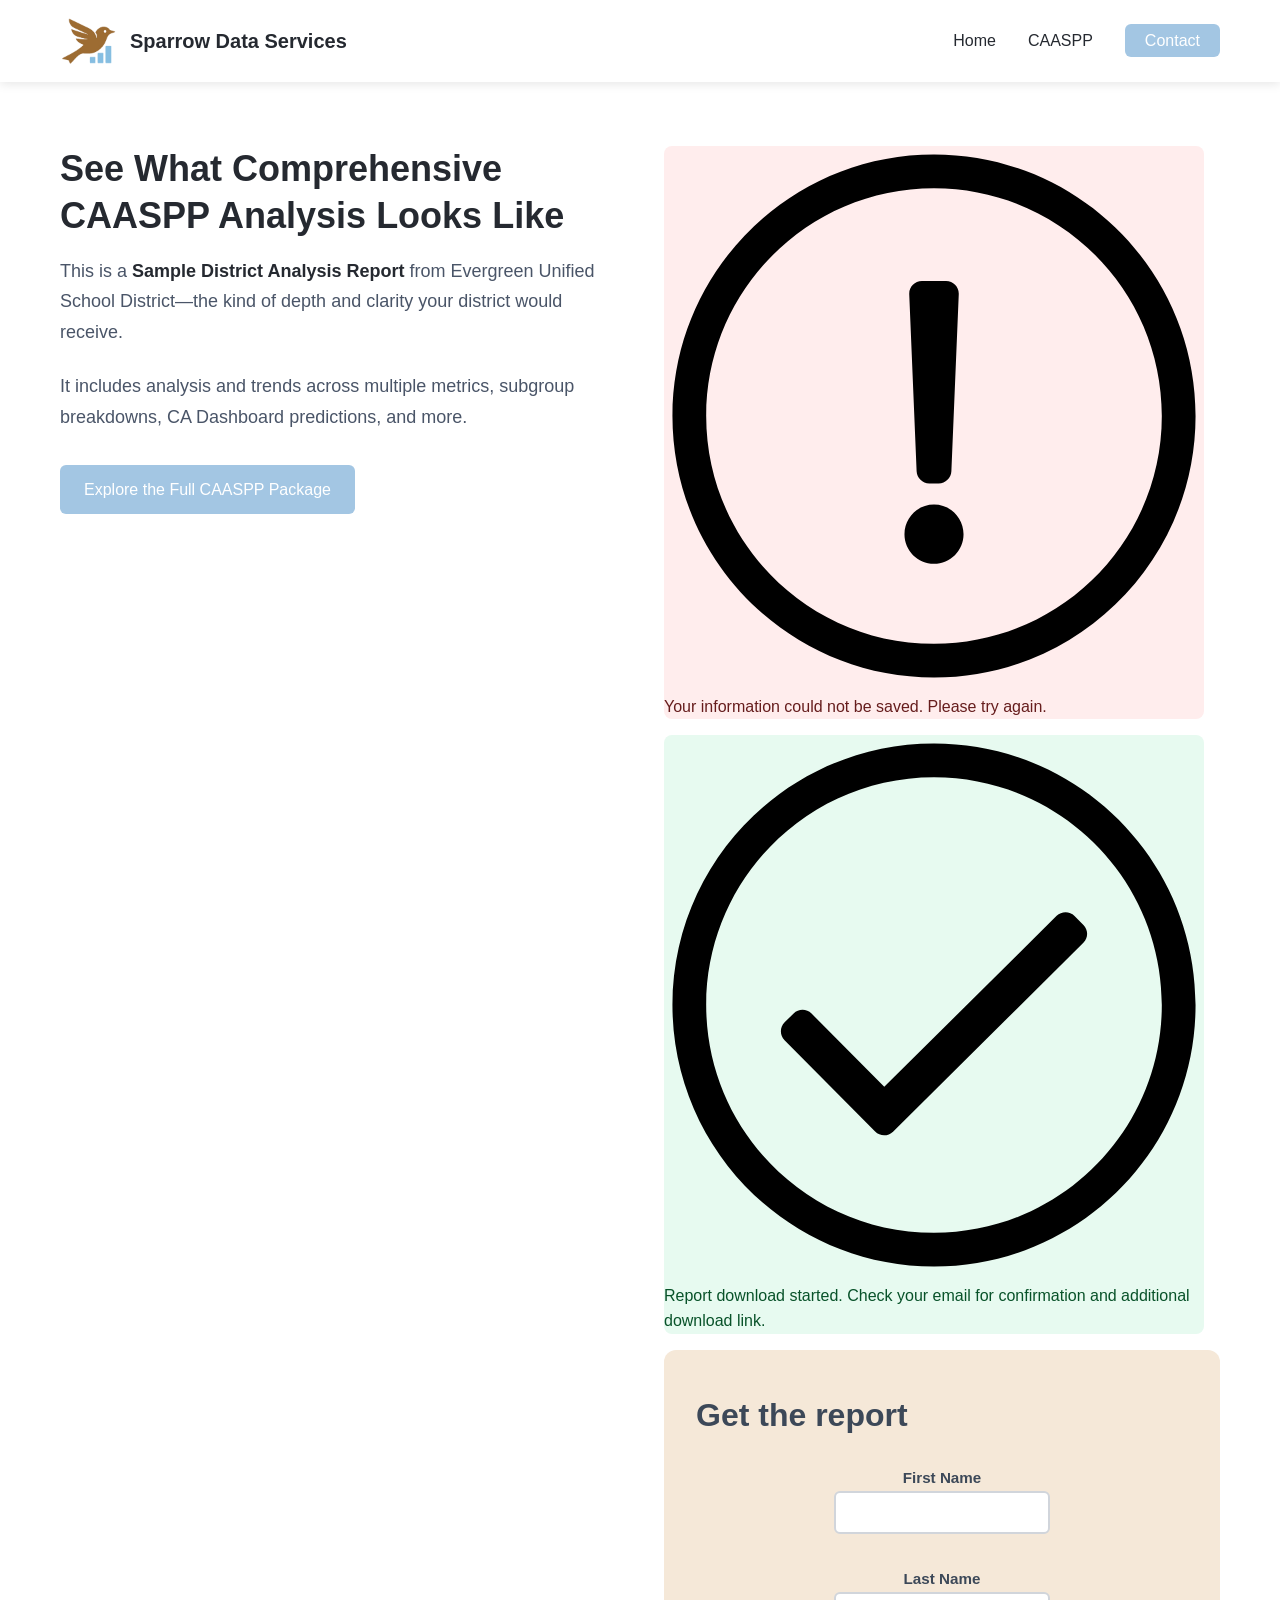
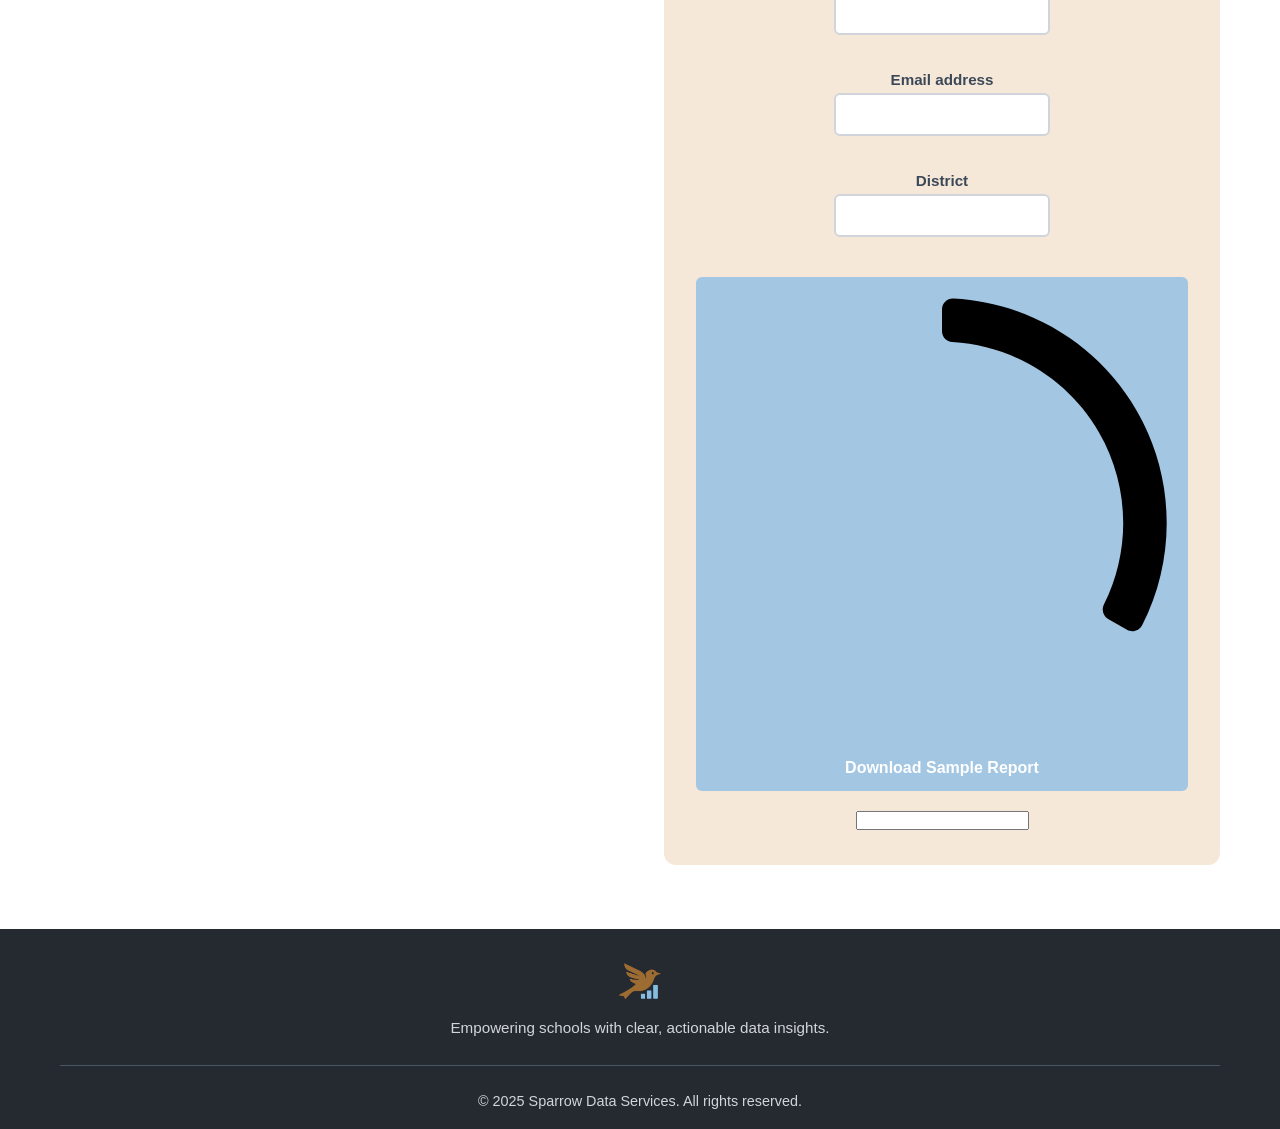
<file: sample-report.html>
<!DOCTYPE html>
<html lang="en">
<head>
    <meta charset="UTF-8">
    <meta name="viewport" content="width=device-width, initial-scale=1.0">
    <title>Sample CAASPP District Analysis Report | Sparrow Data Services</title>
    <meta name="description" content="Download a sample CAASPP District Analysis Report and see what comprehensive data analysis looks like.">
    <link rel="icon" type="image/png" href="images/SDS_logo_transparent.png">
    <!-- Google tag (gtag.js) -->
    <script async src="https://www.googletagmanager.com/gtag/js?id=G-5SXX5XPLB7"></script>
    <script>
      window.dataLayer = window.dataLayer || [];
      function gtag(){dataLayer.push(arguments);}
      gtag('js', new Date());
      gtag('config', 'G-5SXX5XPLB7');
    </script>

    <!-- Brevo Form CSS -->
    <style>
      @font-face {
        font-display: block;
        font-family: Roboto;
        src: url(https://assets.brevo.com/font/Roboto/Latin/normal/normal/7529907e9eaf8ebb5220c5f9850e3811.woff2) format("woff2"), url(https://assets.brevo.com/font/Roboto/Latin/normal/normal/25c678feafdc175a70922a116c9be3e7.woff) format("woff")
      }

      @font-face {
        font-display: fallback;
        font-family: Roboto;
        font-weight: 600;
        src: url(https://assets.brevo.com/font/Roboto/Latin/medium/normal/6e9caeeafb1f3491be3e32744bc30440.woff2) format("woff2"), url(https://assets.brevo.com/font/Roboto/Latin/medium/normal/71501f0d8d5aa95960f6475d5487d4c2.woff) format("woff")
      }

      @font-face {
        font-display: fallback;
        font-family: Roboto;
        font-weight: 700;
        src: url(https://assets.brevo.com/font/Roboto/Latin/bold/normal/3ef7cf158f310cf752d5ad08cd0e7e60.woff2) format("woff2"), url(https://assets.brevo.com/font/Roboto/Latin/bold/normal/ece3a1d82f18b60bcce0211725c476aa.woff) format("woff")
      }

      #sib-container input:-ms-input-placeholder {
        text-align: left;
        font-family: Helvetica, sans-serif;
        color: #c0ccda;
      }

      #sib-container input::placeholder {
        text-align: left;
        font-family: Helvetica, sans-serif;
        color: #c0ccda;
      }

      #sib-container textarea::placeholder {
        text-align: left;
        font-family: Helvetica, sans-serif;
        color: #c0ccda;
      }

      #sib-container a {
        text-decoration: underline;
        color: #2BB2FC;
      }
    </style>
    <link rel="stylesheet" href="https://sibforms.com/forms/end-form/build/sib-styles.css">

    <!-- Custom Site CSS -->
    <style>
        /* CSS Variables for Brand Colors */
        :root {
            --color-primary: #A3C6E3;
            --color-secondary: #C49A6C;
            --color-beige: #F5E8D8;
            --color-gray: #D1D5DB;
            --color-dark: #252930;
            --color-white: #FFFFFF;
            
            --transition: all 0.3s ease;
            --shadow: 0 2px 10px rgba(0, 0, 0, 0.1);
            --shadow-lg: 0 4px 20px rgba(0, 0, 0, 0.15);
        }

        /* Reset and Base Styles */
        * {
            margin: 0;
            padding: 0;
            box-sizing: border-box;
        }

        body {
            font-family: -apple-system, BlinkMacSystemFont, 'Segoe UI', Roboto, Oxygen, Ubuntu, Cantarell, sans-serif;
            line-height: 1.6;
            color: var(--color-dark);
            background-color: var(--color-white);
        }

        .container {
            max-width: 1200px;
            margin: 0 auto;
            padding: 0 20px;
        }

        /* Navigation */
        .navbar {
            background-color: var(--color-white);
            box-shadow: var(--shadow);
            position: sticky;
            top: 0;
            z-index: 1000;
        }

        .nav-wrapper {
            display: flex;
            justify-content: space-between;
            align-items: center;
            padding: 1rem 0;
        }

        .logo {
            display: flex;
            align-items: center;
            gap: 12px;
            text-decoration: none;
            color: var(--color-dark);
            font-weight: 600;
            font-size: 1.25rem;
        }

        .logo img {
            height: 50px;
            width: auto;
        }

        .nav-menu {
            display: flex;
            list-style: none;
            gap: 2rem;
            align-items: center;
        }

        .nav-menu a {
            text-decoration: none;
            color: var(--color-dark);
            font-weight: 500;
            transition: var(--transition);
        }

        .nav-menu a:hover {
            color: var(--color-secondary);
        }

        .btn-nav {
            background-color: var(--color-primary);
            color: var(--color-white) !important;
            padding: 0.5rem 1.25rem;
            border-radius: 6px;
        }

        .btn-nav:hover {
            background-color: #8BB4D6;
            color: var(--color-white) !important;
        }

        /* Button Styles */
        .btn {
            display: inline-block;
            padding: 0.75rem 1.5rem;
            border-radius: 6px;
            text-decoration: none;
            font-weight: 500;
            transition: var(--transition);
            border: none;
            cursor: pointer;
            font-size: 1rem;
        }

        .btn-primary {
            background-color: var(--color-primary);
            color: var(--color-white) !important;
        }

        .btn-primary:hover {
            background-color: #8BB4D6;
            transform: translateY(-2px);
            box-shadow: var(--shadow-lg);
        }

        .btn-secondary {
            background-color: var(--color-secondary);
            color: var(--color-white) !important;
        }

        .btn-secondary:hover {
            background-color: #B88652;
            transform: translateY(-2px);
            box-shadow: var(--shadow-lg);
        }

        .mobile-menu-toggle {
            display: none;
            flex-direction: column;
            gap: 4px;
            background: none;
            border: none;
            cursor: pointer;
            padding: 8px;
        }

        .mobile-menu-toggle span {
            width: 25px;
            height: 3px;
            background-color: var(--color-dark);
            transition: var(--transition);
        }

        /* Main Content */
        .main-content {
            padding: 4rem 0;
            background-color: var(--color-white);
        }

        .content-wrapper {
            display: grid;
            grid-template-columns: 1fr 1fr;
            gap: 3rem;
            align-items: start;
        }

        .content-text h1 {
            font-size: 2.25rem;
            color: var(--color-dark);
            margin-bottom: 1rem;
            line-height: 1.3;
        }

        .content-text p {
            font-size: 1.125rem;
            color: #4A5568;
            margin-bottom: 1.5rem;
            line-height: 1.7;
        }

        .content-text p strong {
            color: var(--color-dark);
        }

        /* Form Container - Adjusted for Brevo */
        .form-container {
            background-color: var(--color-white);
            padding: 0;
        }

        /* Override Brevo form styling to match our page */
        .sib-form {
            background-color: transparent !important;
            text-align: center;
        }

        #sib-form-container {
            max-width: 100% !important;
        }

        #sib-container {
            background-color: var(--color-beige) !important;
            border: none !important;
            border-radius: 12px !important;
            padding: 2rem !important;
            max-width: 100% !important;
        }

        /* Tighten form spacing */
        #sib-container .sib-input.sib-form-block {
            padding: 0 !important;
            margin-bottom: 1rem !important;
        }

        #sib-container .sib-form-block {
            padding: 0 !important;
            margin-bottom: 0.5rem !important;
        }

        /* Reduce spacing between form blocks */
        #sib-container .form__entry {
            padding: 0 !important;
            margin: 0 !important;
        }

        #sib-container .form__label-row {
            margin-bottom: 0.4rem !important;
        }

        /* Style form inputs - smaller padding */
        #sib-container .input {
            border: 2px solid var(--color-gray) !important;
            border-radius: 6px !important;
            padding: 0.7rem !important;
            font-family: inherit !important;
            background-color: var(--color-white) !important;
            font-size: 0.95rem !important;
        }

        #sib-container .input:focus {
            border-color: var(--color-primary) !important;
            outline: none !important;
            box-shadow: 0 0 0 3px rgba(163, 198, 227, 0.1) !important;
        }

        /* Reduce label font size and margin */
        #sib-container .entry__label {
            font-size: 0.95rem !important;
            margin-bottom: 0.3rem !important;
        }

        /* Style the button */
        .sib-form-block__button {
            background-color: var(--color-primary) !important;
            color: var(--color-white) !important;
            font-weight: 600 !important;
            border-radius: 6px !important;
            padding: 0.875rem !important;
            width: 100% !important;
            transition: var(--transition) !important;
            border: none !important;
            font-size: 1rem !important;
            margin-top: 0.5rem !important;
        }

        .sib-form-block__button:hover {
            background-color: #8BB4D6 !important;
            transform: translateY(-2px);
            box-shadow: var(--shadow-lg) !important;
        }

        /* Success message styling */
        .sib-form-message-panel {
            border-radius: 8px !important;
            margin-bottom: 1rem !important;
        }

        /* Footer */
        .footer {
            background-color: var(--color-dark);
            color: var(--color-white);
            padding: 2rem 0 1rem;
            text-align: center;
        }

        .footer-content {
            margin-bottom: 1.5rem;
        }

        .footer-logo {
            height: 40px;
            width: auto;
            margin-bottom: 0.5rem;
        }

        .footer p {
            color: var(--color-gray);
            font-size: 0.95rem;
        }

        .footer-bottom {
            border-top: 1px solid #4A5568;
            padding-top: 1.5rem;
        }

        .footer-bottom p {
            color: var(--color-gray);
            font-size: 0.9rem;
        }

        /* Responsive Design */
        @media (max-width: 768px) {
            .nav-menu {
                display: none;
            }

            .mobile-menu-toggle {
                display: flex;
            }

            .content-wrapper {
                grid-template-columns: 1fr;
                gap: 2rem;
            }

            .content-text h1 {
                font-size: 1.75rem;
            }

            .content-text p {
                font-size: 1rem;
            }

            .form-container {
                padding: 0;
            }

            #sib-container {
                padding: 2rem !important;
            }

            .main-content {
                padding: 2rem 0;
            }
        }

        @media (max-width: 480px) {
            .content-text h1 {
                font-size: 1.5rem;
            }

            #sib-container {
                padding: 1.5rem !important;
            }

            .content-text p {
                font-size: 0.95rem;
            }
        }
    </style>
</head>
<body>
    <!-- Navigation -->
    <nav class="navbar">
        <div class="container">
            <div class="nav-wrapper">
                <a href="index.html" class="logo">
                    <img src="images/SDS_logo_transparent.png" alt="Sparrow Data Services Logo">
                    <span>Sparrow Data Services</span>
                </a>
                <button class="mobile-menu-toggle" aria-label="Toggle menu">
                    <span></span>
                    <span></span>
                    <span></span>
                </button>
                <ul class="nav-menu">
                    <li><a href="index.html">Home</a></li>
                    <li><a href="caaspp.html">CAASPP</a></li>
                    <li><a href="index.html#contact" class="btn-nav">Contact</a></li>
                </ul>
            </div>
        </div>
    </nav>

    <!-- Main Content -->
    <section class="main-content">
        <div class="container">
            <div class="content-wrapper">
                <div class="content-text">
                    <h1>See What Comprehensive CAASPP Analysis Looks Like</h1>
                    <p>This is a <strong>Sample District Analysis Report</strong> from Evergreen Unified School District—the kind of depth and clarity your district would receive.</p>
                    <p>It includes analysis and trends across multiple metrics, subgroup breakdowns, CA Dashboard predictions, and more.</p>
                    <div style="margin-top: 2rem;">
                        <a href="caaspp.html" class="btn btn-primary">Explore the Full CAASPP Package</a>
                    </div>
                </div>

                <div class="form-container">
                    <!-- BEGIN BREVO FORM (Updated without CAPTCHA) -->
                    <div class="sib-form" style="text-align: center; background-color: transparent;">
                      <div id="sib-form-container" class="sib-form-container">
                        <div id="error-message" class="sib-form-message-panel" style="font-size:16px; text-align:left; font-family:Helvetica, sans-serif; color:#661d1d; background-color:#ffeded; border-radius:3px; border-color:#ff4949;max-width:540px;">
                          <div class="sib-form-message-panel__text sib-form-message-panel__text--center">
                            <svg viewBox="0 0 512 512" class="sib-icon sib-notification__icon">
                              <path d="M256 40c118.621 0 216 96.075 216 216 0 119.291-96.61 216-216 216-119.244 0-216-96.562-216-216 0-119.203 96.602-216 216-216m0-32C119.043 8 8 119.083 8 256c0 136.997 111.043 248 248 248s248-111.003 248-248C504 119.083 392.957 8 256 8zm-11.49 120h22.979c6.823 0 12.274 5.682 11.99 12.5l-7 168c-.268 6.428-5.556 11.5-11.99 11.5h-8.979c-6.433 0-11.722-5.073-11.99-11.5l-7-168c-.283-6.818 5.167-12.5 11.99-12.5zM256 340c-15.464 0-28 12.536-28 28s12.536 28 28 28 28-12.536 28-28-12.536-28-28-28z" />
                            </svg>
                            <span class="sib-form-message-panel__inner-text">
                              Your information could not be saved. Please try again.
                            </span>
                          </div>
                        </div>
                        <div></div>
                        <div id="success-message" class="sib-form-message-panel" style="font-size:16px; text-align:left; font-family:Helvetica, sans-serif; color:#085229; background-color:#e7faf0; border-radius:3px; border-color:#13ce66;max-width:540px;">
                          <div class="sib-form-message-panel__text sib-form-message-panel__text--center">
                            <svg viewBox="0 0 512 512" class="sib-icon sib-notification__icon">
                              <path d="M256 8C119.033 8 8 119.033 8 256s111.033 248 248 248 248-111.033 248-248S392.967 8 256 8zm0 464c-118.664 0-216-96.055-216-216 0-118.663 96.055-216 216-216 118.664 0 216 96.055 216 216 0 118.663-96.055 216-216 216zm141.63-274.961L217.15 376.071c-4.705 4.667-12.303 4.637-16.97-.068l-85.878-86.572c-4.667-4.705-4.637-12.303.068-16.97l8.52-8.451c4.705-4.667 12.303-4.637 16.97.068l68.976 69.533 163.441-162.13c4.705-4.667 12.303-4.637 16.97.068l8.451 8.52c4.668 4.705 4.637 12.303-.068 16.97z" />
                            </svg>
                            <span class="sib-form-message-panel__inner-text">
                              Report download started. Check your email for confirmation and additional download link.
                            </span>
                          </div>
                        </div>
                        <div></div>
                        <div id="sib-container" class="sib-container--large sib-container--vertical" style="text-align:center; background-color:rgba(245,232,216,1); max-width:100%; border-radius:12px; border-width:0px; border-style:solid; direction:ltr">
                          <form id="sib-form" method="POST" action="https://fe311658.sibforms.com/serve/[base64]" data-type="subscription">
                            <div style="padding: 8px 0;">
                              <div class="sib-form-block" style="font-size:32px; text-align:left; font-weight:700; font-family:Helvetica, sans-serif; color:#3C4858; background-color:transparent; text-align:left">
                                <p>Get the report</p>
                              </div>
                            </div>
                            <div style="padding: 8px 0;">
                              <div class="sib-input sib-form-block">
                                <div class="form__entry entry_block">
                                  <div class="form__label-row ">
                                    <label class="entry__label" style="font-weight: 700; text-align:left; font-size:16px; text-align:left; font-weight:700; font-family:Helvetica, sans-serif; color:#3c4858;" for="FIRSTNAME" data-required="*">First Name</label>
                                    <div class="entry__field">
                                      <input class="input " maxlength="200" type="text" id="FIRSTNAME" name="FIRSTNAME" autocomplete="off" data-required="true" required />
                                    </div>
                                  </div>
                                  <label class="entry__error entry__error--primary" style="font-size:16px; text-align:left; font-family:Helvetica, sans-serif; color:#661d1d; background-color:#ffeded; border-radius:3px; border-color:#ff4949;">
                                  </label>
                                </div>
                              </div>
                            </div>
                            <div style="padding: 8px 0;">
                              <div class="sib-input sib-form-block">
                                <div class="form__entry entry_block">
                                  <div class="form__label-row ">
                                    <label class="entry__label" style="font-weight: 700; text-align:left; font-size:16px; text-align:left; font-weight:700; font-family:Helvetica, sans-serif; color:#3c4858;" for="LASTNAME" data-required="*">Last Name</label>
                                    <div class="entry__field">
                                      <input class="input " maxlength="200" type="text" id="LASTNAME" name="LASTNAME" autocomplete="off" data-required="true" required />
                                    </div>
                                  </div>
                                  <label class="entry__error entry__error--primary" style="font-size:16px; text-align:left; font-family:Helvetica, sans-serif; color:#661d1d; background-color:#ffeded; border-radius:3px; border-color:#ff4949;">
                                  </label>
                                </div>
                              </div>
                            </div>
                            <div style="padding: 8px 0;">
                              <div class="sib-input sib-form-block">
                                <div class="form__entry entry_block">
                                  <div class="form__label-row ">
                                    <label class="entry__label" style="font-weight: 700; text-align:left; font-size:16px; text-align:left; font-weight:700; font-family:Helvetica, sans-serif; color:#3c4858;" for="EMAIL" data-required="*">Email address</label>
                                    <div class="entry__field">
                                      <input class="input " type="text" id="EMAIL" name="EMAIL" autocomplete="off" data-required="true" required />
                                    </div>
                                  </div>
                                  <label class="entry__error entry__error--primary" style="font-size:16px; text-align:left; font-family:Helvetica, sans-serif; color:#661d1d; background-color:#ffeded; border-radius:3px; border-color:#ff4949;">
                                  </label>
                                </div>
                              </div>
                            </div>
                            <div style="padding: 8px 0;">
                              <div class="sib-input sib-form-block">
                                <div class="form__entry entry_block">
                                  <div class="form__label-row ">
                                    <label class="entry__label" style="font-weight: 700; text-align:left; font-size:16px; text-align:left; font-weight:700; font-family:Helvetica, sans-serif; color:#3c4858;" for="DISTRICT" data-required="*">District</label>
                                    <div class="entry__field">
                                      <input class="input " maxlength="200" type="text" id="DISTRICT" name="DISTRICT" autocomplete="off" data-required="true" required />
                                    </div>
                                  </div>
                                  <label class="entry__error entry__error--primary" style="font-size:16px; text-align:left; font-family:Helvetica, sans-serif; color:#661d1d; background-color:#ffeded; border-radius:3px; border-color:#ff4949;">
                                  </label>
                                </div>
                              </div>
                            </div>
                            <div style="padding: 8px 0;">
                              <div class="sib-form-block" style="text-align: left">
                                <button class="sib-form-block__button sib-form-block__button-with-loader" style="font-size:16px; text-align:center; font-weight:700; font-family:Helvetica, sans-serif; color:#FFFFFF; background-color:#A3C6E3; border-radius:6px; border-width:0px;" form="sib-form" type="submit">
                                  <svg class="icon clickable__icon progress-indicator__icon sib-hide-loader-icon" viewBox="0 0 512 512" style="">
                                    <path d="M460.116 373.846l-20.823-12.022c-5.541-3.199-7.54-10.159-4.663-15.874 30.137-59.886 28.343-131.652-5.386-189.946-33.641-58.394-94.896-95.833-161.827-99.676C261.028 55.961 256 50.751 256 44.352V20.309c0-6.904 5.808-12.337 12.703-11.982 83.556 4.306 160.163 50.864 202.11 123.677 42.063 72.696 44.079 162.316 6.031 236.832-3.14 6.148-10.75 8.461-16.728 5.01z" />
                                  </svg>
                                  Download Sample Report
                                </button>
                              </div>
                            </div>
                            <input type="text" name="email_address_check" value="" class="input--hidden">
                            <input type="hidden" name="locale" value="en">
                          </form>
                        </div>
                      </div>
                    </div>

                    <script>
                      window.REQUIRED_CODE_ERROR_MESSAGE = 'Please choose a country code';
                      window.LOCALE = 'en';
                      window.EMAIL_INVALID_MESSAGE = window.SMS_INVALID_MESSAGE = "The information provided is invalid. Please review the field format and try again.";
                      window.REQUIRED_ERROR_MESSAGE = "This field cannot be left blank. ";
                      window.GENERIC_INVALID_MESSAGE = "The information provided is invalid. Please review the field format and try again.";
                      window.translation = {
                        common: {
                          selectedList: '{quantity} list selected',
                          selectedLists: '{quantity} lists selected',
                          selectedOption: '{quantity} selected',
                          selectedOptions: '{quantity} selected',
                        }
                      };
                      var AUTOHIDE = Boolean(0);

                      // Custom handler to trigger PDF download after successful form submission
                      document.addEventListener('DOMContentLoaded', function() {
                        const form = document.getElementById('sib-form');
                        const pdfUrl = 'https://drive.google.com/uc?export=download&id=1AkX3uqMqX3vB7h5C7rDcK9q54x55ftUE';

                        if (form) {
                          form.addEventListener('submit', function(e) {
                            // Allow Brevo to process the form first, then trigger download
                            setTimeout(function() {
                              const link = document.createElement('a');
                              link.href = pdfUrl;
                              link.download = 'Sample_District_Analysis_Report_Evergreen_Unified.pdf';
                              document.body.appendChild(link);
                              link.click();
                              document.body.removeChild(link);
                            }, 1000);
                          });
                        }
                      });
                    </script>

                    <!-- END BREVO FORM -->
                </div>
            </div>
        </div>
    </section>

    <!-- Footer -->
    <footer class="footer">
        <div class="container">
            <div class="footer-content">
                <img src="images/SDS_logo_transparent.png" alt="Sparrow Data Services" class="footer-logo">
                <p>Empowering schools with clear, actionable data insights.</p>
            </div>
            <div class="footer-bottom">
                <p>&copy; 2025 Sparrow Data Services. All rights reserved.</p>
            </div>
        </div>
    </footer>

    <!-- Mobile Menu Script -->
    <script>
        // Mobile Menu Toggle
        document.addEventListener('DOMContentLoaded', function() {
            const mobileMenuToggle = document.querySelector('.mobile-menu-toggle');
            const navMenu = document.querySelector('.nav-menu');

            if (mobileMenuToggle) {
                mobileMenuToggle.addEventListener('click', function() {
                    navMenu.classList.toggle('active');
                });
            }

            // Close mobile menu when clicking a link
            const navLinks = document.querySelectorAll('.nav-menu a');
            navLinks.forEach(link => {
                link.addEventListener('click', function() {
                    navMenu.classList.remove('active');
                });
            });
        });
    </script>

    <!-- Brevo Form Script - MUST be at the very end -->
    <script defer src="https://sibforms.com/forms/end-form/build/main.js"></script>
</body>
</html>
</file>
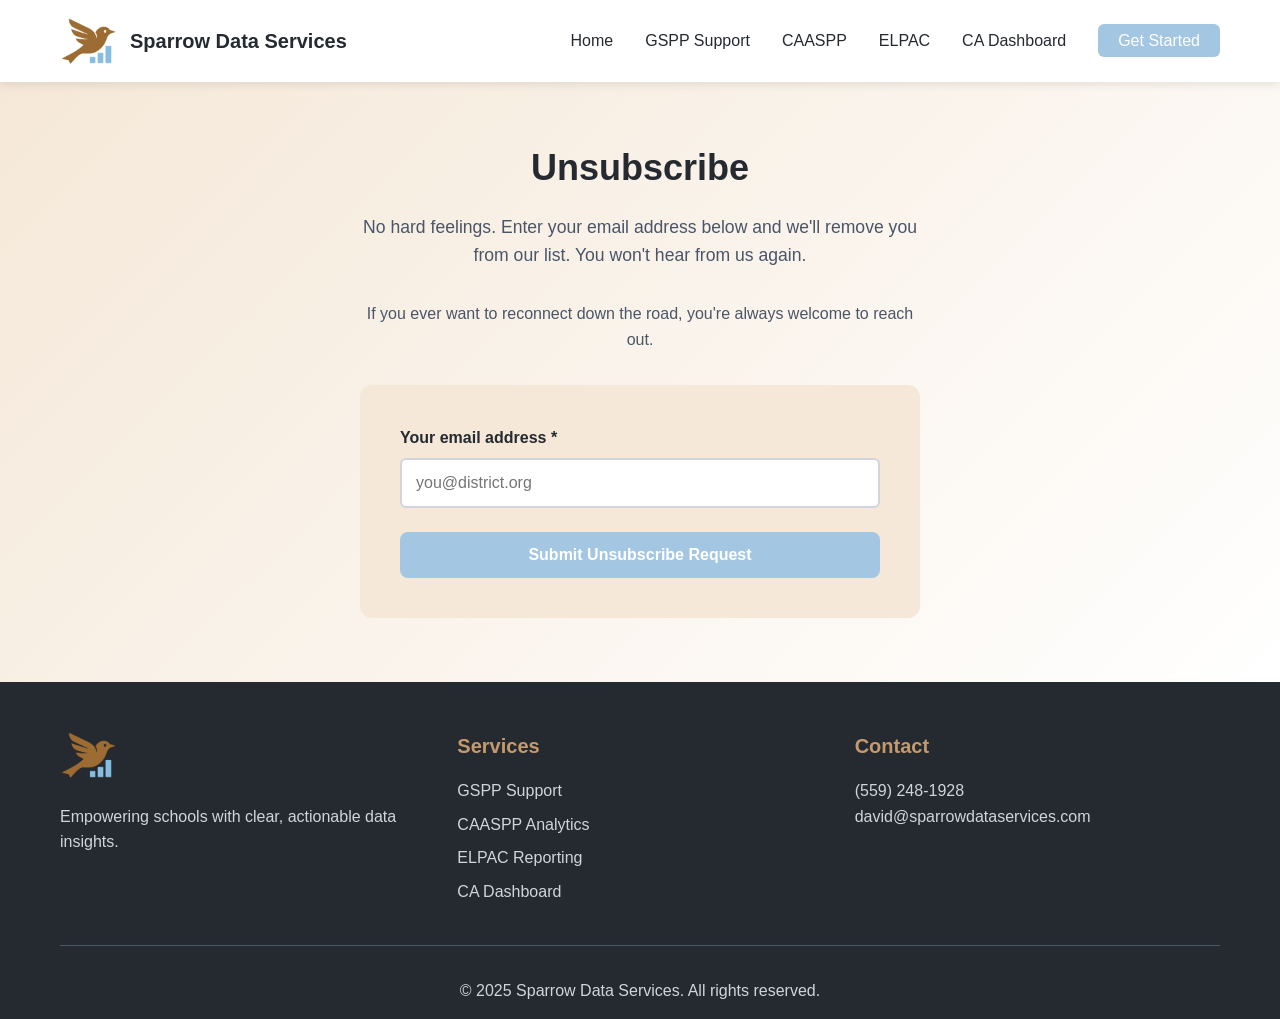
<file: unsubscribe.html>
<!DOCTYPE html>
<html lang="en">
<head>
    <meta charset="UTF-8">
    <meta name="viewport" content="width=device-width, initial-scale=1.0">
    <title>Unsubscribe | Sparrow Data Services</title>
    <meta name="description" content="Unsubscribe from Sparrow Data Services emails.">
    <link rel="icon" type="image/png" href="images/SDS_logo_transparent.png">
    <!-- Google tag (gtag.js) -->
    <script async src="https://www.googletagmanager.com/gtag/js?id=G-5SXX5XPLB7"></script>
    <script>
      window.dataLayer = window.dataLayer || [];
      function gtag(){dataLayer.push(arguments);}
      gtag('js', new Date());
      gtag('config', 'G-5SXX5XPLB7');
    </script>
    <link rel="stylesheet" href="styles.css">
</head>
<body>

    <!-- Navigation -->
    <nav class="navbar">
        <div class="container">
            <div class="nav-wrapper">
                <a href="index.html" class="logo">
                    <img src="images/SDS_logo_transparent.png" alt="Sparrow Data Services Logo">
                    <span>Sparrow Data Services</span>
                </a>
                <button class="mobile-menu-toggle" aria-label="Toggle menu">
                    <span></span>
                    <span></span>
                    <span></span>
                </button>
                <ul class="nav-menu">
                    <li><a href="index.html">Home</a></li>
                    <li><a href="gspp.html">GSPP Support</a></li>
                    <li><a href="caaspp.html">CAASPP</a></li>
                    <li><a href="elpac.html">ELPAC</a></li>
                    <li><a href="ca-dashboard.html">CA Dashboard</a></li>
                    <li><a href="index.html#contact" class="btn-nav">Get Started</a></li>
                </ul>
            </div>
        </div>
    </nav>

    <!-- Unsubscribe Section -->
    <section class="hero" style="padding: 4rem 0;">
        <div class="container">
            <div class="hero-content" style="max-width: 560px;">
                <h1 style="font-size: 2.25rem;">Unsubscribe</h1>
                <p class="hero-subtitle" style="font-size: 1.1rem;">No hard feelings. Enter your email address below and we'll remove you from our list. You won't hear from us again.</p>
                <p class="hero-subtitle" style="font-size: 1rem; color: #4A5568;">If you ever want to reconnect down the road, you're always welcome to reach out.</p>

                <div class="contact-form-wrapper" style="margin-top: 2rem; text-align: left;">
                    <div id="unsubscribe-alert"></div>
                    <form id="unsubscribeForm">
                        <div class="form-group">
                            <label for="email">Your email address *</label>
                            <input type="email" id="email" name="email" placeholder="you@district.org" required>
                        </div>
                        <!-- Honeypot spam prevention -->
                        <input type="text" name="_gotcha" style="display:none;">
                        <button type="submit" class="btn btn-primary" style="width: 100%;">Submit Unsubscribe Request</button>
                    </form>
                </div>

            </div>
        </div>
    </section>

    <!-- Footer -->
    <footer class="footer">
        <div class="container">
            <div class="footer-content">
                <div class="footer-section">
                    <img src="images/SDS_logo_transparent.png" alt="Sparrow Data Services" class="footer-logo">
                    <p>Empowering schools with clear, actionable data insights.</p>
                </div>
                <div class="footer-section">
                    <h4>Services</h4>
                    <ul>
                        <li><a href="gspp.html">GSPP Support</a></li>
                        <li><a href="caaspp.html">CAASPP Analytics</a></li>
                        <li><a href="elpac.html">ELPAC Reporting</a></li>
                        <li><a href="ca-dashboard.html">CA Dashboard</a></li>
                    </ul>
                </div>
                <div class="footer-section">
                    <h4>Contact</h4>
                    <p><a href="tel:+15592481928" style="color:var(--color-gray);">(559) 248-1928</a></p>
                    <p><a href="mailto:david@sparrowdataservices.com" style="color:var(--color-gray);">david@sparrowdataservices.com</a></p>
                </div>
            </div>
            <div class="footer-bottom">
                <p>&copy; 2025 Sparrow Data Services. All rights reserved.</p>
            </div>
        </div>
    </footer>

    <script src="script.js"></script>
    <script>
        const unsubscribeForm = document.getElementById('unsubscribeForm');
        const alertBox = document.getElementById('unsubscribe-alert');

        unsubscribeForm.addEventListener('submit', async function(e) {
            e.preventDefault();

            const submitBtn = unsubscribeForm.querySelector('button[type="submit"]');
            submitBtn.textContent = 'Submitting...';
            submitBtn.disabled = true;

            const formData = new FormData(unsubscribeForm);

            try {
                const response = await fetch('https://formspree.io/f/mkoyadwj', {
                    method: 'POST',
                    body: formData,
                    headers: { 'Accept': 'application/json' }
                });

                if (response.ok) {
                    unsubscribeForm.style.display = 'none';
                    alertBox.innerHTML = `
                        <div style="background-color: #D1FAE5; color: #065F46; border: 1px solid #6EE7B7; padding: 1.5rem; border-radius: 8px; text-align: left;">
                            <p style="font-weight: 700; margin-bottom: 0.5rem;">You've been unsubscribed.</p>
                            <p style="margin: 0; line-height: 1.6;">We've received your request and will remove your address from our list. You won't receive any further emails from Sparrow Data Services.</p>
                        </div>`;
                } else {
                    alertBox.innerHTML = `
                        <div class="alert alert-error">
                            Something went wrong. Please try again or email us directly at <a href="mailto:david@sparrowdataservices.com" style="color: #991B1B; font-weight: 600;">david@sparrowdataservices.com</a>.
                        </div>`;
                    submitBtn.textContent = 'Submit Unsubscribe Request';
                    submitBtn.disabled = false;
                }
            } catch (err) {
                alertBox.innerHTML = `
                    <div class="alert alert-error">
                        Something went wrong. Please try again or email us directly at <a href="mailto:david@sparrowdataservices.com" style="color: #991B1B; font-weight: 600;">david@sparrowdataservices.com</a>.
                    </div>`;
                submitBtn.textContent = 'Submit Unsubscribe Request';
                submitBtn.disabled = false;
            }
        });
    </script>
</body>
</html>
</file>
<file: styles.css>
/* CSS Variables for Brand Colors */
:root {
    --color-primary: #A3C6E3;
    --color-secondary: #C49A6C;
    --color-beige: #F5E8D8;
    --color-gray: #D1D5DB;
    --color-dark: #252930;
    --color-white: #FFFFFF;
    
    --transition: all 0.3s ease;
    --shadow: 0 2px 10px rgba(0, 0, 0, 0.1);
    --shadow-lg: 0 4px 20px rgba(0, 0, 0, 0.15);
}

/* Reset and Base Styles */
* {
    margin: 0;
    padding: 0;
    box-sizing: border-box;
}

body {
    font-family: -apple-system, BlinkMacSystemFont, 'Segoe UI', Roboto, Oxygen, Ubuntu, Cantarell, sans-serif;
    line-height: 1.6;
    color: var(--color-dark);
    background-color: var(--color-white);
}

.container {
    max-width: 1200px;
    margin: 0 auto;
    padding: 0 20px;
}

/* Navigation */
.navbar {
    background-color: var(--color-white);
    box-shadow: var(--shadow);
    position: sticky;
    top: 0;
    z-index: 1000;
}

.nav-wrapper {
    display: flex;
    justify-content: space-between;
    align-items: center;
    padding: 1rem 0;
}

.logo {
    display: flex;
    align-items: center;
    gap: 12px;
    text-decoration: none;
    color: var(--color-dark);
    font-weight: 600;
    font-size: 1.25rem;
}

.logo img {
    height: 50px;
    width: auto;
}

.nav-menu {
    display: flex;
    list-style: none;
    gap: 2rem;
    align-items: center;
}

.nav-menu a {
    text-decoration: none;
    color: var(--color-dark);
    font-weight: 500;
    transition: var(--transition);
}

.nav-menu a:hover {
    color: var(--color-secondary);
}

.nav-menu a.active {
    color: var(--color-secondary);
}

.btn-nav {
    background-color: var(--color-primary);
    color: var(--color-white) !important;
    padding: 0.5rem 1.25rem;
    border-radius: 6px;
}

.btn-nav:hover {
    background-color: #B38A5C;
    color: var(--color-white) !important;
}

.mobile-menu-toggle {
    display: none;
    flex-direction: column;
    gap: 4px;
    background: none;
    border: none;
    cursor: pointer;
    padding: 8px;
}

.mobile-menu-toggle span {
    width: 25px;
    height: 3px;
    background-color: var(--color-dark);
    transition: var(--transition);
}

/* Hero Section */
.hero {
    background: linear-gradient(135deg, var(--color-beige) 0%, var(--color-white) 100%);
    padding: 5rem 0;
}

.hero-content {
    max-width: 800px;
    margin: 0 auto;
    text-align: center;
}

.hero h1 {
    font-size: 3rem;
    color: var(--color-dark);
    margin-bottom: 1.5rem;
    line-height: 1.2;
}

.hero-subtitle {
    font-size: 1.25rem;
    color: #4A5568;
    margin-bottom: 2rem;
    line-height: 1.6;
}

.hero-buttons {
    display: flex;
    gap: 1rem;
    justify-content: center;
    flex-wrap: wrap;
}

/* Buttons */
.btn {
    display: inline-block;
    padding: 0.875rem 2rem;
    border-radius: 8px;
    text-decoration: none;
    font-weight: 600;
    transition: var(--transition);
    border: none;
    cursor: pointer;
    font-size: 1rem;
}

.btn-primary {
    background-color: var(--color-primary);
    color: var(--color-white);
}

.btn-primary:hover {
    background-color: #8BB4D6;
    transform: translateY(-2px);
    box-shadow: var(--shadow-lg);
}

.btn-secondary {
    background-color: var(--color-secondary);
    color: var(--color-dark);
}

.btn-secondary:hover {
    background-color: #B38A5C;
    transform: translateY(-2px);
    box-shadow: var(--shadow-lg);
}

/* Vision Section */
.vision {
    background-color: var(--color-primary);
    color: var(--color-dark);
    padding: 3rem 0;
}

.vision-content {
    max-width: 900px;
    margin: 0 auto;
    text-align: center;
}

.vision h2 {
    font-size: 2rem;
    margin-bottom: 1rem;
}

.vision p {
    font-size: 1.125rem;
    line-height: 1.8;
}

/* Services Section */
.services {
    padding: 5rem 0;
    background-color: var(--color-white);
}

.services h2 {
    text-align: center;
    font-size: 2.5rem;
    color: var(--color-dark);
    margin-bottom: 1rem;
}

.section-subtitle {
    text-align: center;
    font-size: 1.125rem;
    color: #4A5568;
    max-width: 800px;
    margin: 0 auto 3rem;
    line-height: 1.6;
}

.services-grid {
    display: grid;
    grid-template-columns: repeat(auto-fit, minmax(280px, 1fr));
    gap: 2rem;
    margin-top: 3rem;
}

.service-card {
    background-color: var(--color-white);
    border: 2px solid var(--color-beige);
    border-radius: 12px;
    padding: 2rem;
    transition: var(--transition);
}

.service-card:hover {
    border-color: var(--color-primary);
    box-shadow: var(--shadow-lg);
    transform: translateY(-5px);
}

.service-icon {
    width: 60px;
    height: 60px;
    background-color: #E8F4FA;
    border-radius: 12px;
    display: flex;
    align-items: center;
    justify-content: center;
    margin-bottom: 1.5rem;
}

.service-icon svg {
    width: 32px;
    height: 32px;
    color: var(--color-primary);
}

.service-card h3 {
    font-size: 1.5rem;
    color: var(--color-dark);
    margin-bottom: 1rem;
}

.service-card p {
    color: #4A5568;
    margin-bottom: 1.5rem;
    line-height: 1.6;
}

.service-link {
    color: var(--color-primary);
    text-decoration: none;
    font-weight: 600;
    transition: var(--transition);
}

.service-link:hover {
    color: #8BB4D6;
}

/* Why Choose Us Section */
.why-choose {
    background-color: var(--color-beige);
    padding: 5rem 0;
}

.why-choose h2 {
    text-align: center;
    font-size: 2.5rem;
    color: var(--color-dark);
    margin-bottom: 3rem;
}

.why-grid {
    display: grid;
    grid-template-columns: repeat(auto-fit, minmax(250px, 1fr));
    gap: 2rem;
}

.why-item h3 {
    font-size: 1.5rem;
    color: var(--color-secondary);
    margin-bottom: 1rem;
}

.why-item p {
    color: #4A5568;
    line-height: 1.6;
}

/* Contact Section */
.contact {
    padding: 5rem 0;
    background-color: var(--color-white);
}

.contact-wrapper {
    display: grid;
    grid-template-columns: 1fr 1fr;
    gap: 4rem;
    align-items: start;
}

.contact-info h2 {
    font-size: 2.5rem;
    color: var(--color-dark);
    margin-bottom: 1.5rem;
}

.contact-info p {
    color: #4A5568;
    margin-bottom: 1.5rem;
    line-height: 1.6;
}

.contact-details {
    margin-top: 2rem;
}

.contact-item {
    display: flex;
    align-items: center;
    gap: 1rem;
    margin-bottom: 1rem;
}

.contact-item svg {
    width: 24px;
    height: 24px;
    color: var(--color-primary);
}

.contact-item span {
    color: var(--color-dark);
    font-weight: 500;
}

/* Contact Form */
.contact-form-wrapper {
    background-color: var(--color-beige);
    padding: 2.5rem;
    border-radius: 12px;
}

.form-group {
    margin-bottom: 1.5rem;
}

.form-group label {
    display: block;
    margin-bottom: 0.5rem;
    color: var(--color-dark);
    font-weight: 600;
}

.form-group input,
.form-group select,
.form-group textarea {
    width: 100%;
    padding: 0.875rem;
    border: 2px solid var(--color-gray);
    border-radius: 6px;
    font-size: 1rem;
    font-family: inherit;
    background-color: var(--color-white);
    transition: var(--transition);
}

.form-group input:focus,
.form-group select:focus,
.form-group textarea:focus {
    outline: none;
    border-color: var(--color-primary);
}

.form-group textarea {
    resize: vertical;
    min-height: 120px;
}

.contact-form button {
    width: 100%;
}

/* Footer */
.footer {
    background-color: var(--color-dark);
    color: var(--color-white);
    padding: 3rem 0 1rem;
}

.footer-content {
    display: grid;
    grid-template-columns: repeat(auto-fit, minmax(250px, 1fr));
    gap: 2rem;
    margin-bottom: 2rem;
}

.footer-section h4 {
    color: var(--color-secondary);
    margin-bottom: 1rem;
    font-size: 1.25rem;
}

.footer-section ul {
    list-style: none;
}

.footer-section ul li {
    margin-bottom: 0.5rem;
}

.footer-section a {
    color: var(--color-gray);
    text-decoration: none;
    transition: var(--transition);
}

.footer-section a:hover {
    color: var(--color-white);
}

.footer-section p {
    color: var(--color-gray);
    line-height: 1.6;
}

.footer-logo {
    height: 50px;
    width: auto;
    margin-bottom: 1rem;
}

.footer-bottom {
    border-top: 1px solid #4A5568;
    padding-top: 2rem;
    text-align: center;
}

.footer-bottom p {
    color: var(--color-gray);
}

/* Responsive Design */
@media (max-width: 768px) {
    .nav-menu {
        display: none;
        position: absolute;
        top: 100%;
        left: 0;
        right: 0;
        background-color: var(--color-white);
        flex-direction: column;
        padding: 1rem;
        box-shadow: var(--shadow-lg);
        gap: 0;
    }

    .nav-menu.active {
        display: flex;
    }

    .nav-menu li {
        width: 100%;
        padding: 0.75rem 0;
        border-bottom: 1px solid var(--color-beige);
    }

    .nav-menu li:last-child {
        border-bottom: none;
    }

    .mobile-menu-toggle {
        display: flex;
    }

    .hero h1 {
        font-size: 2rem;
    }

    .hero-subtitle {
        font-size: 1.125rem;
    }

    .hero-buttons {
        flex-direction: column;
        align-items: stretch;
    }

    .hero-buttons .btn {
        width: 100%;
        text-align: center;
    }

    .contact-wrapper {
        grid-template-columns: 1fr;
        gap: 2rem;
    }

    .services h2,
    .why-choose h2,
    .contact-info h2 {
        font-size: 2rem;
    }

    .services-grid,
    .why-grid {
        grid-template-columns: 1fr;
    }
}

@media (max-width: 480px) {
    .hero h1 {
        font-size: 1.75rem;
    }

    .logo span {
        display: none;
    }

    .services h2,
    .why-choose h2 {
        font-size: 1.75rem;
    }
}

/* Alert/Success Messages */
.alert {
    padding: 1rem;
    border-radius: 6px;
    margin-bottom: 1rem;
}

.alert-success {
    background-color: #D1FAE5;
    color: #065F46;
    border: 1px solid #6EE7B7;
}

.alert-error {
    background-color: #FEE2E2;
    color: #991B1B;
    border: 1px solid #FCA5A5;
}
</file>
